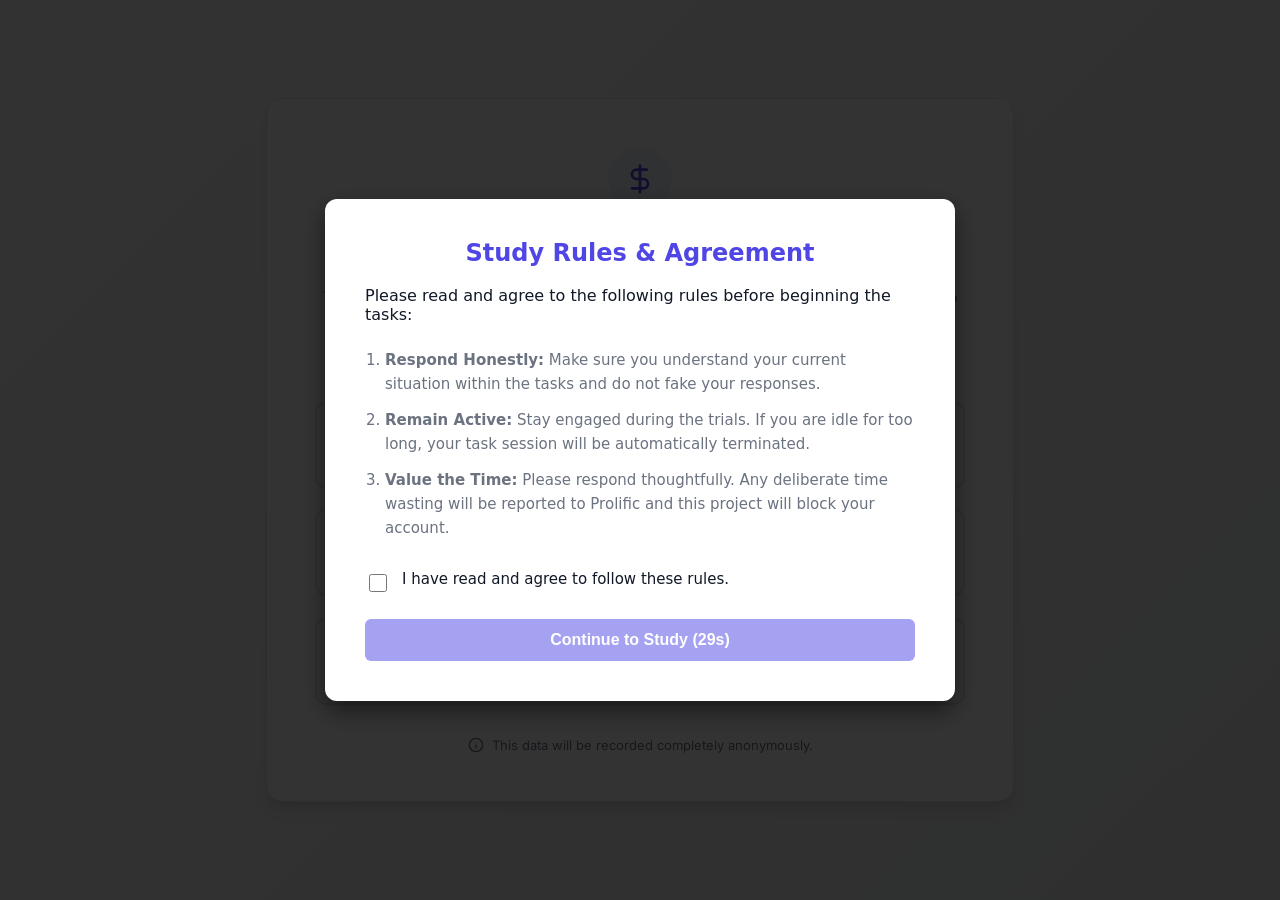
<file: HumanExperiments/HumanExperimentConfig/index.html>
<!doctype html>
<html lang="en">

<head>
    <meta charset="utf-8">
    <title>Risk Attitude Study</title>
    <meta name="viewport" content="width=device-width, initial-scale=1">
    <link href="https://fonts.googleapis.com/css2?family=Inter:wght@400;500;600;700&display=swap" rel="stylesheet">
    <style>
        :root {
            --primary: #4F46E5;
            --primary-hover: #4338CA;
            --secondary: #10B981;
            --secondary-hover: #059669;
            --background: #F3F4F6;
            --surface: #FFFFFF;
            --text-main: #111827;
            --text-muted: #6B7280;
            --border: #E5E7EB;
            --shadow-sm: 0 1px 2px 0 rgba(0, 0, 0, 0.05);
            --shadow-md: 0 4px 6px -1px rgba(0, 0, 0, 0.1), 0 2px 4px -1px rgba(0, 0, 0, 0.06);
            --shadow-lg: 0 10px 15px -3px rgba(0, 0, 0, 0.1), 0 4px 6px -2px rgba(0, 0, 0, 0.05);
            --radius-md: 12px;
            --radius-lg: 16px;
        }

        body {
            font-family: 'Inter', system-ui, -apple-system, sans-serif;
            margin: 0;
            color: var(--text-main);
            background: linear-gradient(135deg, #fdfbfb 0%, #ebedee 100%);
            min-height: 100vh;
            display: flex;
            flex-direction: column;
            align-items: center;
            justify-content: center;
            padding: 40px 20px;
            box-sizing: border-box;
        }

        .container {
            max-width: 650px;
            width: 100%;
            background: var(--surface);
            border: 1px solid var(--border);
            border-radius: var(--radius-lg);
            padding: 48px;
            box-shadow: var(--shadow-lg);
            text-align: center;
            animation: fadeIn 0.6s ease-out forwards;
        }

        @keyframes fadeIn {
            from {
                opacity: 0;
                transform: translateY(20px);
            }

            to {
                opacity: 1;
                transform: translateY(0);
            }
        }

        .header-icon {
            width: 64px;
            height: 64px;
            background: #EEF2FF;
            color: var(--primary);
            border-radius: 50%;
            display: flex;
            align-items: center;
            justify-content: center;
            margin: 0 auto 24px;
            font-size: 32px;
        }

        h1 {
            margin: 0 0 16px 0;
            font-size: 28px;
            font-weight: 700;
            letter-spacing: -0.025em;
            color: var(--text-main);
        }

        p.description {
            color: var(--text-muted);
            margin: 0 0 40px 0;
            font-size: 16px;
            line-height: 1.6;
        }

        .task-grid {
            display: grid;
            gap: 20px;
            grid-template-columns: 1fr;
        }

        .task-card {
            display: flex;
            align-items: center;
            justify-content: space-between;
            text-decoration: none;
            background: var(--surface);
            border: 2px solid var(--border);
            padding: 20px 24px;
            border-radius: var(--radius-md);
            transition: all 0.2s cubic-bezier(0.4, 0, 0.2, 1);
            position: relative;
            overflow: hidden;
        }

        .task-card:hover {
            border-color: var(--primary);
            box-shadow: var(--shadow-md);
            transform: translateY(-2px);
        }

        .task-card::before {
            content: '';
            position: absolute;
            top: 0;
            left: 0;
            width: 4px;
            height: 100%;
            background: var(--primary);
            transform: scaleY(0);
            transition: transform 0.2s ease;
            transform-origin: bottom;
        }

        .task-card:hover::before {
            transform: scaleY(1);
        }

        .task-info {
            text-align: left;
        }

        .task-title {
            display: block;
            font-size: 18px;
            font-weight: 600;
            color: var(--text-main);
            margin-bottom: 6px;
        }

        .task-desc {
            display: block;
            font-size: 14px;
            color: var(--text-muted);
        }

        .task-arrow {
            color: var(--primary);
            font-size: 24px;
            font-weight: 700;
            transition: transform 0.2s ease;
        }

        .task-card:hover .task-arrow {
            transform: translateX(4px);
        }

        .task-check {
            width: 28px;
            height: 28px;
            border: 2px solid var(--border);
            border-radius: 50%;
            display: flex;
            align-items: center;
            justify-content: center;
            font-size: 16px;
            flex-shrink: 0;
            transition: all 0.3s ease;
            margin-left: 12px;
        }

        .task-check.done {
            background: #10B981;
            border-color: #10B981;
            color: white;
        }

        .task-check.selected {
            background: var(--primary);
            border-color: var(--primary);
            box-shadow: inset 0 0 0 4px white;
        }

        .task-card.selected {
            border-color: var(--primary);
            background: #EEF2FF;
        }

        .task-card.completed {
            border-color: #10B981;
            background: #F0FDF4;
        }

        .task-card.completed::before {
            background: #10B981;
        }

        #allDoneMsg {
            display: none;
            margin-top: 24px;
            padding: 16px 20px;
            background: #F0FDF4;
            border: 2px solid #10B981;
            border-radius: var(--radius-md);
            color: #065F46;
            font-weight: 600;
            font-size: 15px;
            animation: fadeIn 0.5s ease-out;
        }

        .footer {
            margin-top: 32px;
            font-size: 13px;
            color: var(--text-muted);
            display: flex;
            align-items: center;
            justify-content: center;
            gap: 8px;
        }

        .footer svg {
            width: 16px;
            height: 16px;
        }
    </style>
</head>

<body>
    <!-- Agreement Modal -->
    <div id="agreementModal"
        style="display:none; position:fixed; top:0; left:0; width:100vw; height:100vh; background:rgba(0,0,0,0.8); z-index:99999; align-items:center; justify-content:center;">
        <div
            style="background:white; padding:40px; border-radius:12px; max-width:550px; width:90%; font-family:system-ui, sans-serif; box-shadow:0 10px 25px rgba(0,0,0,0.5); text-align:left;">
            <h2 style="margin-top:0; color:var(--primary); font-size:24px; text-align:center;">Study Rules & Agreement
            </h2>
            <p style="font-size:16px; margin-bottom:24px; color:var(--text-main);">Please read and agree to the
                following rules before beginning the tasks:</p>
            <ol
                style="font-size:15px; line-height:1.6; color:var(--text-muted); padding-left:20px; margin-bottom:30px;">
                <li style="margin-bottom:12px;"><strong>Respond Honestly:</strong> Make sure you understand your current
                    situation within the tasks and do not fake your responses.</li>
                <li style="margin-bottom:12px;"><strong>Remain Active:</strong> Stay engaged during the trials. If you
                    are idle for too long, your task session will be automatically terminated.</li>
                <li style="margin-bottom:12px;"><strong>Value the Time:</strong> Please respond thoughtfully. Any
                    deliberate time wasting will be reported to Prolific and this project will block your account.</li>
            </ol>
            <div style="margin-bottom:24px; display:flex; align-items:flex-start; gap:12px;">
                <input type="checkbox" id="agreeCheck" style="margin-top:4px; width:18px; height:18px; cursor:pointer;">
                <label for="agreeCheck"
                    style="font-size:15px; color:var(--text-main); cursor:pointer; font-weight:500;">I have read and
                    agree to follow these rules.</label>
            </div>
            <div style="display:flex; justify-content:center; margin-top:12px;">
                <button id="agreeBtn" disabled
                    style="background:var(--primary); color:white; border:none; padding:12px 24px; font-size:16px; border-radius:6px; cursor:not-allowed; font-weight:bold; flex:1; opacity:0.5; transition:all 0.2s;">Continue
                    to Study (30s)</button>
            </div>
        </div>
    </div>
    <div class="container">
        <div class="header-icon">
            <svg xmlns="http://www.w3.org/2000/svg" width="32" height="32" viewBox="0 0 24 24" fill="none"
                stroke="currentColor" stroke-width="2" stroke-linecap="round" stroke-linejoin="round">
                <path d="M12 2v20M17 5H9.5a3.5 3.5 0 0 0 0 7h5a3.5 3.5 0 0 1 0 7H6" />
            </svg>
        </div>
        <h1>Risk Attitude Study</h1>
        <p class="description">Thank you for participating! Please select the specific task you have been assigned to
            from the options below. You will be guided through detailed instructions before beginning.</p>

        <div class="task-grid">
            <a href="Experiment_DSB/index.html" class="task-card" id="card-dsb">
                <div class="task-info">
                    <span class="task-title">Drone Navigation Task</span>
                    <span class="task-desc">Navigate a drone through varying environments safely.</span>
                </div>
                <div style="display:flex;align-items:center;gap:8px;">
                    <div class="task-arrow">→</div>
                    <div class="task-check" id="check-dsb"></div>
                </div>
            </a>

            <a href="Experiment_FIP/index.html" class="task-card" id="card-fip">
                <div class="task-info">
                    <span class="task-title">Financial Investment Task</span>
                    <span class="task-desc">Make strategic portfolio allocations over time.</span>
                </div>
                <div style="display:flex;align-items:center;gap:8px;">
                    <div class="task-arrow">→</div>
                    <div class="task-check" id="check-fip"></div>
                </div>
            </a>

            <a href="Experiment_TPB/index.html" class="task-card" id="card-tpb">
                <div class="task-info">
                    <span class="task-title">Emergency Triage Task</span>
                    <span class="task-desc">Prioritize safety and efficiency in emergency scenarios.</span>
                </div>
                <div style="display:flex;align-items:center;gap:8px;">
                    <div class="task-arrow">→</div>
                    <div class="task-check" id="check-tpb"></div>
                </div>
            </a>
        </div>

        <div id="allDoneMsg">
            ✅ All tasks complete! Redirecting to Prolific in <span id="prolificCountdown">3</span>s…
            <br><br>
            <a href="https://app.prolific.com/submissions/complete?cc=CMRMYHFS" style="color:#065F46;">Click here if not
                redirected automatically</a>
        </div>

        <div id="autoRedirectMsg"
            style="display:none; margin-top:24px; text-align:center; color:var(--text-muted); font-size:15px; animation:fadeIn 0.5s ease-out;">
            ⏳ Auto-starting next task in <span id="autoRedirectCountdown"
                style="font-weight:bold; color:var(--primary);">10</span>s...
        </div>

        <div class="footer">
            <svg xmlns="http://www.w3.org/2000/svg" viewBox="0 0 24 24" fill="none" stroke="currentColor"
                stroke-width="2" stroke-linecap="round" stroke-linejoin="round">
                <circle cx="12" cy="12" r="10"></circle>
                <line x1="12" y1="16" x2="12" y2="12"></line>
                <line x1="12" y1="8" x2="12.01" y2="8"></line>
            </svg>
            This data will be recorded completely anonymously.
        </div>
    </div>

    <script src="assets/subject-id.js"></script>
    <script>
        (function () {
            // Agreement Modal Logic
            if (!sessionStorage.getItem('agreed_to_rules')) {
                const modal = document.getElementById('agreementModal');
                const check = document.getElementById('agreeCheck');
                const btnAgree = document.getElementById('agreeBtn');

                modal.style.display = 'flex';

                check.addEventListener('change', (e) => {
                    if (e.target.checked) {
                        btnAgree.disabled = false;
                        btnAgree.style.opacity = '1';
                        btnAgree.style.cursor = 'pointer';
                    } else {
                        btnAgree.disabled = true;
                        btnAgree.style.opacity = '0.5';
                        btnAgree.style.cursor = 'not-allowed';
                    }
                });

                let agreeTimer;
                let agreeTime = 30;

                const proceed = () => {
                    clearInterval(agreeTimer);
                    sessionStorage.setItem('agreed_to_rules', 'true');
                    modal.style.display = 'none';
                    if (typeof startAutoRedirect !== 'undefined' && startAutoRedirect && firstIncomplete) {
                        startAutoRedirect(firstIncomplete);
                    }
                };

                btnAgree.addEventListener('click', proceed);

                agreeTimer = setInterval(() => {
                    agreeTime--;
                    if (agreeTime <= 0) {
                        clearInterval(agreeTimer);
                        proceed();
                    } else {
                        btnAgree.innerText = `Continue to Study (${agreeTime}s)`;
                    }
                }, 1000);
            }

            const WEBHOOK_URL = "https://script.google.com/macros/s/AKfycbzyZHP0KBEsq0hnyFrE8sWIVuZFFHIbhvngklXmiAojQa_y6ZYbiL9bjZQmGJXV2yXK/exec";

            const tasks = [
                { key: 'task_complete_dsb', cardId: 'card-dsb', checkId: 'check-dsb', href: 'Experiment_DSB/index.html' },
                { key: 'task_complete_fip', cardId: 'card-fip', checkId: 'check-fip', href: 'Experiment_FIP/index.html' },
                { key: 'task_complete_tpb', cardId: 'card-tpb', checkId: 'check-tpb', href: 'Experiment_TPB/index.html' },
            ];

            let allDone = true;
            let firstIncomplete = null;
            tasks.forEach(({ key, cardId, checkId, href }) => {
                const done = localStorage.getItem(key) === 'true';
                if (done) {
                    const card = document.getElementById(cardId);
                    const check = document.getElementById(checkId);
                    if (card) card.classList.add('completed');
                    if (check) { check.classList.add('done'); check.textContent = '✓'; }
                } else {
                    allDone = false;
                    if (!firstIncomplete) firstIncomplete = { cardId, href };
                }
            });

            if (allDone) {
                // All three experiments done — package and submit unified data
                const banner = document.getElementById('allDoneMsg');
                if (banner) {
                    banner.style.display = 'block';
                    banner.innerHTML = '⏳ All tasks complete! Submitting data…';
                }

                // Build unified payload
                const subjectId = window.SUBJECT_ID || localStorage.getItem('subject_id') || 'unknown';
                let dsbData = null, fipData = null, tpbData = null;
                try { dsbData = JSON.parse(localStorage.getItem('experiment_data_dsb') || 'null'); } catch (e) { }
                try { fipData = JSON.parse(localStorage.getItem('experiment_data_fip') || 'null'); } catch (e) { }
                try { tpbData = JSON.parse(localStorage.getItem('experiment_data_tpb') || 'null'); } catch (e) { }

                const payload = {
                    experimentId: "ALL",
                    subjectId: subjectId,
                    timestamp: new Date().toLocaleString() + ' ' + Intl.DateTimeFormat().resolvedOptions().timeZone,
                    dsb: dsbData ? JSON.stringify(dsbData) : null,
                    fip: fipData ? JSON.stringify(fipData) : null,
                    tpb: tpbData ? JSON.stringify(tpbData) : null
                };

                fetch(WEBHOOK_URL, {
                    method: "POST",
                    mode: "no-cors",
                    headers: { "Content-Type": "text/plain;charset=utf-8" },
                    body: JSON.stringify(payload)
                }).then(() => {
                    // Mark as fully submitted so next visit resets
                    localStorage.setItem('all_submitted', 'true');

                    if (banner) {
                        banner.innerHTML = '✅ All tasks complete! Redirecting to Prolific in <span id="prolificCountdown">3</span>s…<br><br><a href="https://app.prolific.com/submissions/complete?cc=CMRMYHFS" style="color:#065F46;">Click here if not redirected automatically</a>';
                    }
                    let sec = 3;
                    const countdownEl = document.getElementById('prolificCountdown');
                    const timer = setInterval(() => {
                        sec--;
                        if (countdownEl) countdownEl.textContent = sec;
                        if (sec <= 0) {
                            clearInterval(timer);
                            window.location.href = 'https://app.prolific.com/submissions/complete?cc=CMRMYHFS';
                        }
                    }, 1000);
                }).catch((err) => {
                    console.error('Unified submission failed:', err);
                    if (banner) {
                        banner.innerHTML = '⚠️ Data submission failed. Please <a href="https://app.prolific.com/submissions/complete?cc=CMRMYHFS" style="color:#065F46;">click here</a> to finish.';
                        banner.style.background = '#FEF2F2';
                        banner.style.borderColor = '#EF4444';
                        banner.style.color = '#991B1B';
                    }
                    // Still mark as submitted to prevent re-run
                    localStorage.setItem('all_submitted', 'true');
                });
            } else if (firstIncomplete) {
                if (sessionStorage.getItem('agreed_to_rules')) {
                    startAutoRedirect(firstIncomplete);
                }
            }

            // Define auto-redirect function
            function startAutoRedirect(target) {
                if (window.autoRedirectTimerActive) return;
                window.autoRedirectTimerActive = true;

                const autoMsg = document.getElementById('autoRedirectMsg');
                const countdownSpan = document.getElementById('autoRedirectCountdown');
                if (autoMsg) autoMsg.style.display = 'block';

                // Highlight the target card and make it look selected
                const targetCard = document.getElementById(target.cardId);
                const targetCheck = document.getElementById(target.checkId);

                if (targetCard) targetCard.classList.add('selected');
                if (targetCheck) targetCheck.classList.add('selected');

                let sec = 10;
                if (countdownSpan) countdownSpan.textContent = sec;
                const timer = setInterval(() => {
                    sec--;
                    if (countdownSpan) countdownSpan.textContent = sec;
                    if (sec <= 0) {
                        clearInterval(timer);
                        window.location.href = target.href;
                    }
                }, 1000);
            }
        })();
    </script>
</body>

</html>
</file>
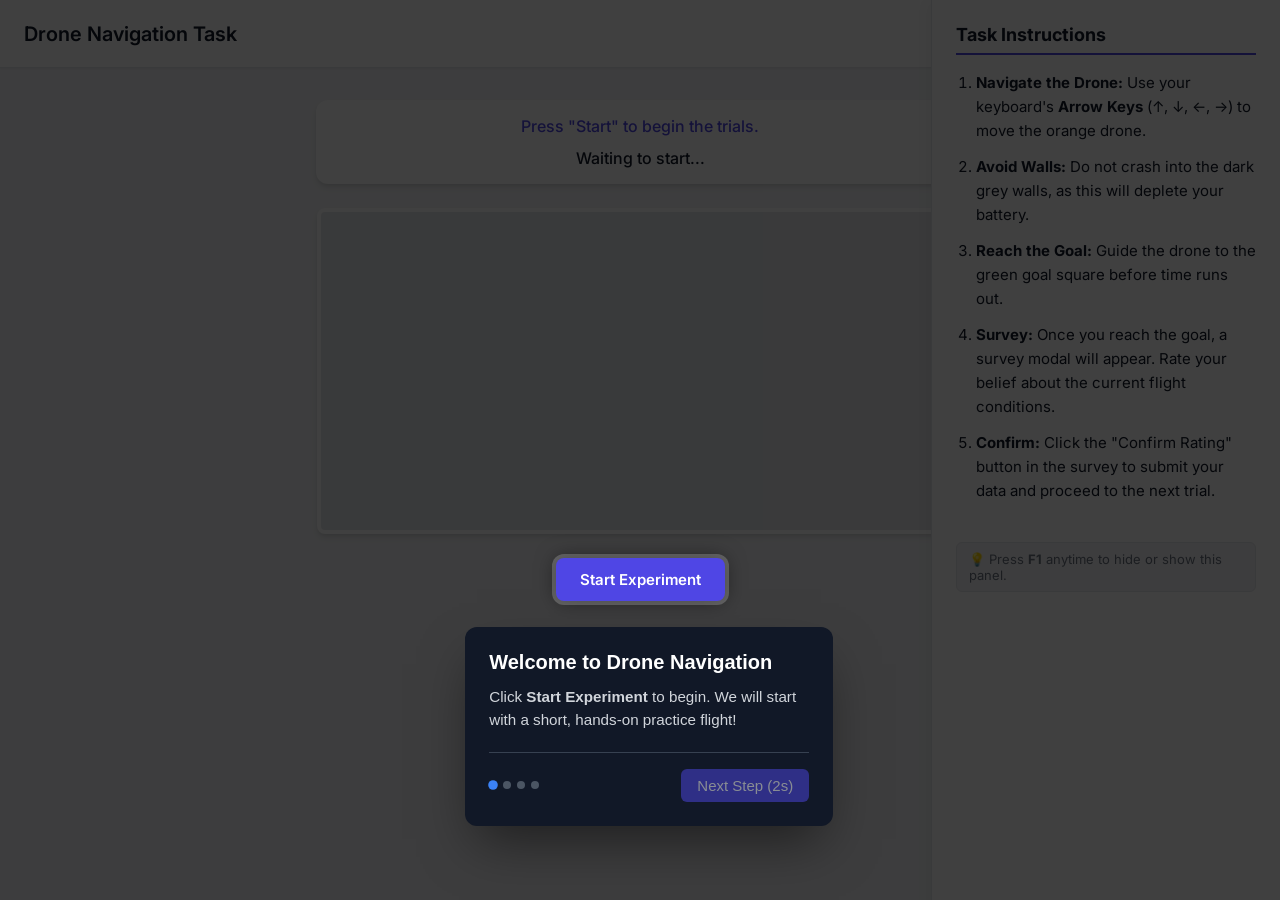
<file: HumanExperiments/HumanExperimentConfig/Experiment_DSB/index.html>
<!doctype html>
<html lang="en">

<head>
  <meta charset="utf-8">
  <title>Drone Navigation Task</title>
  <meta name="viewport" content="width=device-width,initial-scale=1">
  <link href="https://fonts.googleapis.com/css2?family=Inter:wght@400;500;600;700&display=swap" rel="stylesheet">
  <link rel="stylesheet" href="../assets/tour.css">
  <style>
    :root {
      --primary: #4F46E5;
      --primary-hover: #4338CA;
      --success: #10B981;
      --warning: #F59E0B;
      --danger: #EF4444;
      --background: #F3F4F6;
      --surface: #FFFFFF;
      --text-main: #111827;
      --text-muted: #6B7280;
      --border: #E5E7EB;
      --wall: #374151;
      --drone: #FBBF24;
      --start: #DBEAFE;
      --goal: #D1FAE5;
      --radius: 12px;
      --shadow: 0 4px 6px -1px rgba(0, 0, 0, 0.1), 0 2px 4px -1px rgba(0, 0, 0, 0.06);
    }

    body {
      font-family: 'Inter', system-ui, -apple-system, sans-serif;
      margin: 0;
      padding: 0;
      background: var(--background);
      color: var(--text-main);
      display: flex;
      flex-direction: column;
      min-height: 100vh;
    }

    header {
      padding: 16px 24px;
      background: var(--surface);
      border-bottom: 1px solid var(--border);
      display: flex;
      justify-content: space-between;
      align-items: center;
      box-shadow: 0 1px 2px rgba(0, 0, 0, 0.05);
    }

    header h1 {
      margin: 0;
      font-size: 20px;
      font-weight: 600;
      color: var(--text-main);
    }

    main {
      padding: 32px 20px;
      max-width: 1100px;
      margin: 0 auto;
      flex-grow: 1;
      display: flex;
      flex-direction: column;
      align-items: center;
    }

    #hud-container {
      background: var(--surface);
      padding: 16px 24px;
      border-radius: var(--radius);
      box-shadow: var(--shadow);
      margin-bottom: 24px;
      display: flex;
      flex-direction: column;
      align-items: center;
      gap: 12px;
      width: 100%;
      max-width: 600px;
    }

    #status {
      font-weight: 500;
      color: var(--primary);
      font-size: 16px;
    }

    #hud {
      display: flex;
      align-items: center;
      gap: 12px;
      font-weight: 500;
    }

    .battery {
      width: 200px;
      height: 16px;
      background: var(--border);
      border-radius: 99px;
      overflow: hidden;
      display: inline-block;
      vertical-align: middle;
      position: relative;
    }

    .battery>div {
      height: 100%;
      background: var(--success);
      width: 100%;
      transition: width 0.3s cubic-bezier(0.4, 0, 0.2, 1), background-color 0.3s ease;
    }

    #grid {
      display: grid;
      gap: 2px;
      background: var(--border);
      border: 4px solid var(--surface);
      border-radius: 8px;
      overflow: hidden;
      box-shadow: var(--shadow);
    }

    .cell {
      background: var(--surface);
      box-sizing: border-box;
      transition: background-color 0.1s;
    }

    @keyframes shake {
      0% {
        transform: translate(1px, 1px) rotate(0deg);
      }

      10% {
        transform: translate(-1px, -2px) rotate(-1deg);
      }

      20% {
        transform: translate(-3px, 0px) rotate(1deg);
      }

      30% {
        transform: translate(3px, 2px) rotate(0deg);
      }

      40% {
        transform: translate(1px, -1px) rotate(1deg);
      }

      50% {
        transform: translate(-1px, 2px) rotate(-1deg);
      }

      60% {
        transform: translate(-3px, 1px) rotate(0deg);
      }

      70% {
        transform: translate(3px, 1px) rotate(-1deg);
      }

      80% {
        transform: translate(-1px, -1px) rotate(1deg);
      }

      90% {
        transform: translate(1px, 2px) rotate(0deg);
      }

      100% {
        transform: translate(1px, -2px) rotate(-1deg);
      }
    }

    .shake {
      animation: shake 0.3s cubic-bezier(.36, .07, .19, .97) both;
      border-color: var(--danger) !important;
    }

    .wall {
      background: var(--wall);
    }

    .start {
      background: var(--start);
    }

    .goal {
      background: var(--goal);
    }

    .agent {
      background: var(--drone);
      border: 3px solid #D97706;
      border-radius: 4px;
      transform: scale(0.9);
      box-shadow: 0 2px 4px rgba(0, 0, 0, 0.2);
    }

    .toolbar {
      display: flex;
      gap: 12px;
      margin-top: 24px;
    }

    button {
      padding: 12px 24px;
      border-radius: 8px;
      border: none;
      font-family: inherit;
      font-weight: 600;
      font-size: 15px;
      cursor: pointer;
      transition: all 0.2s ease;
      display: inline-flex;
      align-items: center;
      justify-content: center;
      gap: 8px;
    }

    .btn-secondary {
      background: var(--surface);
      color: var(--text-main);
      border: 1px solid var(--border);
    }

    .btn-secondary:hover {
      background: #F9FAFB;
      border-color: #D1D5DB;
    }

    .btn-primary {
      background: var(--primary);
      color: white;
      box-shadow: 0 2px 4px rgba(79, 70, 229, 0.3);
    }

    .btn-primary:hover {
      background: var(--primary-hover);
      transform: translateY(-1px);
    }

    .btn-primary:disabled {
      background: var(--text-muted);
      cursor: not-allowed;
      transform: none;
      box-shadow: none;
    }

    /* Modals Overlay */
    .modal-overlay {
      position: fixed;
      inset: 0;
      background: rgba(17, 24, 39, 0.6);
      backdrop-filter: blur(4px);
      display: flex;
      align-items: center;
      justify-content: center;
      z-index: 50;
      opacity: 0;
      visibility: hidden;
      transition: all 0.3s ease;
    }

    .modal-overlay.active {
      opacity: 1;
      visibility: visible;
    }

    .modal-card {
      background: var(--surface);
      width: 90vw;
      max-width: 1400px;
      height: 85vh;
      margin: auto;
      padding: 32px;
      border-radius: var(--radius);
      box-shadow: 0 20px 25px -5px rgba(0, 0, 0, 0.1), 0 10px 10px -5px rgba(0, 0, 0, 0.04);
      transform: translateY(20px);
      transition: transform 0.3s cubic-bezier(0.4, 0, 0.2, 1);
      display: flex;
      flex-direction: column;
    }

    .tutorial-slide {
      flex: 1;
      display: flex;
      flex-direction: column;
    }

    .tutorial-slide>div:last-of-type {
      flex: 1;
    }

    .modal-overlay.active .modal-card {
      transform: translateY(0);
    }

    .modal-card h2 {
      margin: 0 0 16px 0;
      color: var(--text-main);
    }

    .modal-card p {
      color: var(--text-muted);
      line-height: 1.6;
      margin-bottom: 24px;
    }

    /* Survey Slider adjustments */
    .survey-labels {
      display: flex;
      justify-content: space-between;
      font-size: 13px;
      color: var(--text-muted);
      margin-top: -6px;
      margin-bottom: 16px;
    }

    input[type=range] {
      width: 100%;
      margin: 16px 0;
      accent-color: var(--primary);
    }

    /* Controls form hidden by default */
    #controls {
      display: none;
      grid-template-columns: repeat(auto-fit, minmax(250px, 1fr));
      gap: 16px;
      margin: 24px 0;
      width: 100%;
      background: var(--surface);
      padding: 24px;
      border-radius: var(--radius);
      border: 1px solid var(--border);
    }

    .ctl {
      padding: 12px;
      background: var(--background);
      border-radius: 8px;
    }

    .ctl h4 {
      margin: 0 0 12px 0;
      font-size: 14px;
    }

    .rowline {
      display: flex;
      align-items: center;
      gap: 8px;
      margin-bottom: 8px;
      font-size: 13px;
    }

    .val {
      min-width: 40px;
      text-align: right;
      font-family: monospace;
    }

    /* Instruction Side-Panel */
    .instruction-panel {
      position: fixed;
      top: 0;
      right: 0;
      width: 300px;
      height: 100vh;
      background: var(--surface);
      border-left: 1px solid var(--border);
      box-shadow: -4px 0 15px rgba(0, 0, 0, 0.05);
      padding: 24px;
      z-index: 40;
      transition: transform 0.3s cubic-bezier(0.4, 0, 0.2, 1);
      overflow-y: auto;
    }

    .instruction-panel.hidden {
      transform: translateX(100%);
    }

    .instruction-panel h3 {
      margin-top: 0;
      color: var(--text-main);
      font-size: 18px;
      border-bottom: 2px solid var(--primary);
      padding-bottom: 8px;
      margin-bottom: 16px;
    }

    .instruction-panel ol {
      padding-left: 20px;
      color: var(--text-main);
      font-size: 15px;
      line-height: 1.6;
    }

    .instruction-panel li {
      margin-bottom: 12px;
    }

    .instruction-panel .f1-hint {
      display: inline-block;
      margin-top: 24px;
      font-size: 13px;
      color: var(--text-muted);
      background: var(--background);
      padding: 8px 12px;
      border-radius: 6px;
      border: 1px solid var(--border);
    }
  </style>
</head>

<body>
  <!-- Instruction Side-Panel -->
  <div id="instructionPanel" class="instruction-panel">
    <h3>Task Instructions</h3>
    <ol>
      <li><strong>Navigate the Drone:</strong> Use your keyboard's <strong>Arrow Keys</strong> (↑, ↓, ←, →) to move the
        orange drone.</li>
      <li><strong>Avoid Walls:</strong> Do not crash into the dark grey walls, as this will deplete your battery.</li>
      <li><strong>Reach the Goal:</strong> Guide the drone to the green goal square before time runs out.</li>
      <li><strong>Survey:</strong> Once you reach the goal, a survey modal will appear. Rate your belief about the
        current flight conditions.</li>
      <li><strong>Confirm:</strong> Click the "Confirm Rating" button in the survey to submit your data and proceed to
        the next trial.</li>
    </ol>
    <div class="f1-hint">
      💡 Press <strong>F1</strong> anytime to hide or show this panel.
    </div>
  </div>

  <header>
    <h1>Drone Navigation Task</h1>
    <a href="../index.html" style="text-decoration:none;">
      <button class="btn-secondary" style="padding: 8px 16px; font-size: 14px;">Exit</button>
    </a>
  </header>

  <main>
    <div id="hud-container">
      <div id="status">Press "Start" to begin the trials.</div>
      <div id="hud">Waiting to start...</div>
    </div>

    <div id="grid"></div>

    <div class="toolbar">
      <button id="startBtn" class="btn-primary">Start Experiment</button>
      <button id="downloadBtn" class="btn-secondary" style="display:none;">Download Backup (JSON)</button>
    </div>

    <!-- Hidden admin controls -->
    <div id="controls">
      <div class="ctl">
        <h4>Trial & Grid</h4>
        <div class="rowline"><label>Max steps</label><input id="ctl_max_steps" type="range" min="10" max="200" step="5"
            value="100">
          <div class="val"><span id="val_max_steps">100</span></div>
        </div>
        <div class="rowline"><label>Grid columns</label><input id="ctl_cols" type="range" min="12" max="30" step="1"
            value="20">
          <div class="val"><span id="val_cols">20</span></div>
        </div>
        <div class="rowline"><label>Trials/Block</label><input id="ctl_trials" type="number" min="1" max="50" value="5"
            style="width:60px; padding:4px;"></div>
      </div>
      <div class="ctl">
        <h4>Battery</h4>
        <div class="rowline"><label>Drain per step</label><input id="ctl_drain_step" type="range" min="0.5" max="4.0"
            step="0.1" value="1.0">
          <div class="val"><span id="val_drain_step">1.0</span></div>
        </div>
        <div class="rowline"><label>Drain collision</label><input id="ctl_drain_coll" type="range" min="0" max="12"
            step="0.5" value="2.0">
          <div class="val"><span id="val_drain_coll">2.0</span></div>
        </div>
        <div class="rowline"><label>Urgency extra</label><input id="ctl_urgency" type="range" min="0.0" max="2.0"
            step="0.1" value="0.5">
          <div class="val"><span id="val_urgency">0.5</span></div>
        </div>
      </div>
      <div class="ctl">
        <h4>Wind</h4>
        <div class="rowline"><label>Vol (low)</label><input id="ctl_vol_low" type="range" min="0.0" max="0.8"
            step="0.01" value="0.2">
          <div class="val"><span id="val_vol_low">0.2</span></div>
        </div>
        <div class="rowline"><label>Vol (high)</label><input id="ctl_vol_high" type="range" min="0.0" max="0.8"
            step="0.01" value="0.2">
          <div class="val"><span id="val_vol_high">0.2</span></div>
        </div>
        <div class="rowline"><label>Gust rate</label><input id="ctl_gust_rate" type="range" min="0.0" max="0.8"
            step="0.01" value="0.2">
          <div class="val"><span id="val_gust_rate">0.2</span></div>
        </div>
        <div class="rowline"><label>Bias</label><input id="ctl_bias" type="range" min="0.0" max="0.5" step="0.01"
            value="0.2">
          <div class="val"><span id="val_bias">0.2</span></div>
        </div>
      </div>
      <div class="ctl">
        <h4>Map Difficulty</h4>
        <div class="rowline"><label>Dense prob</label><input id="ctl_dense" type="range" min="0.05" max="0.4"
            step="0.01" value="0.2">
          <div class="val"><span id="val_dense">0.2</span></div>
        </div>
        <div class="rowline"><label>Sparse prob</label><input id="ctl_sparse" type="range" min="0.02" max="0.3"
            step="0.01" value="0.2">
          <div class="val"><span id="val_sparse">0.2</span></div>
        </div>
        <div class="rowline"><label>Corr keep</label><input id="ctl_corr_keep" type="range" min="0.00" max="1.0"
            step="0.01" value="0.75">
          <div class="val"><span id="val_corr_keep">0.75</span></div>
        </div>
      </div>
      <div class="ctl">
        <h4>Drift Settings</h4>
        <div class="rowline"><label>Drift Range</label><input id="ctl_drift_range" type="range" min="0" max="5" step="1"
            value="3">
          <div class="val"><span id="val_drift_range">3</span></div>
        </div>
        <div class="rowline"><label>Drift Prob</label><input id="ctl_drift_prob" type="range" min="0.0" max="1.0"
            step="0.05" value="0.3">
          <div class="val"><span id="val_drift_prob">0.3</span></div>
        </div>
      </div>
    </div>
    </div>

    <!-- Survey Modal -->
    <div id="surveyModal" class="modal-overlay">
      <div class="modal-card">
        <div class="tutorial-slide" style="display:flex; flex-direction:column; min-height: 350px;">
          <h2 id="surveyReason" style="font-size: 28px; margin-bottom: 24px; color: var(--primary);">Trial Ended</h2>
          <p style="font-size: 18px; line-height: 1.6; margin-bottom: 32px;">Please rate your belief about the current
            flight conditions. How turbulent or risky did this flight feel?</p>
          <div style="flex:1; display:flex; flex-direction:column; justify-content:center;">
            <input type="range" id="beliefSlider" min="0" max="100" value="50" style="margin-bottom: 24px;">
            <div class="survey-labels"
              style="display:flex; justify-content:space-between; font-size:16px; color:var(--text-muted); margin-bottom: 32px;">
              <span>0% (Safe)</span>
              <span style="font-weight:bold; color:var(--primary); font-size:24px;" id="beliefVal">50</span>
              <span>100% (Turbulent/Risky)</span>
            </div>
            <div id="surveyTimerDisplay"
              style="text-align:center; color:var(--danger); font-weight:bold; font-size:18px;">Time remaining: 10s
            </div>
          </div>
          <div style="text-align:right; margin-top:32px;">
            <button id="okSurvey" class="btn-primary" disabled style="padding: 12px 24px; font-size: 16px;">Confirm
              Rating</button>
          </div>
        </div>
      </div>
    </div>

    <!-- Task Complete Modal -->
    <div id="completeModal" class="modal-overlay">
      <div class="modal-card" style="text-align: center;">
        <div style="font-size: 48px; margin-bottom: 16px;">🏁</div>
        <h2>Experiment Complete!</h2>
        <p>Thank you for completing the Drone Navigation task. Your flight logs have been recorded.</p>
        <div id="saveStatus" style="font-weight:600; color:var(--primary); margin:24px 0;">Saving to database...</div>
        <div id="waitMsg" style="color:var(--text-muted); font-size:14px; margin-top:16px;">
          Please do not close this window until the save is complete.
        </div>
        <a href="../index.html" id="returnBtn" style="text-decoration:none; display:none; margin-top:16px;">
          <button class="btn-secondary">Return to Main Menu</button>
        </a>
        <div id="autoReturnMsg" style="display:none; margin-top:12px; color:var(--text-muted); font-size:14px;"></div>
      </div>
    </div>

  </main>

  <script src="../assets/subject-id.js"></script>
  <script src="../assets/stage-hint.js"></script>
  <script src="../assets/tour.js?v=2.0"></script>
  <script src="./js/config.js"></script>
  <script src="./js/driver_layers_v6.js?v=10.0"></script>
  <script>
    document.addEventListener('keydown', (e) => {
      if (e.key === 'F1') {
        e.preventDefault();
        const panel = document.getElementById('instructionPanel');
        if (panel) {
          panel.classList.toggle('hidden');
        }
      }
    });
  </script>
  <script>
    // Initialize Tour
    document.addEventListener("DOMContentLoaded", () => {
      // The new guided practice tour
      const steps = [
        {
          target: '#startBtn',
          title: 'Welcome to Drone Navigation',
          content: 'Click <b>Start Experiment</b> to begin. We will start with a short, hands-on practice flight!',
          placement: 'bottom',
          onNext: () => {
            const btn = document.getElementById('startBtn');
            if (btn && !btn.disabled) btn.click();
          }
        },
        {
          target: '#grid',
          title: 'Practice Flight: Controls & Collision',
          content: '<b>Move the drone using the Arrow Keys.</b> Every move drains a little battery. <i>Try purposely bumping into a wall</i> (dark squares) to feel the bounce/shake and notice the extra battery drain! (No Next button here, you must crash once to proceed!)',
          placement: 'bottom',
          hideNext: true
        },
        {
          target: '#grid',
          title: 'Practice Flight: Reaching the Goal',
          content: 'Ouch! Collisions drain a lot of battery. Now, I have teleported you near the exit. <b>Fly right into the green goal square!</b>',
          placement: 'bottom',
          hideNext: true
        },
        {
          target: '.survey-labels', // Will point roughly to the slider
          title: 'Trial Feedback',
          content: 'Great flying! At the end of each round, we ask you to rate the risk/turbulence. <b>Please drag the slider now to register your feeling</b> and then click <b>Confirm Rating</b>.',
          placement: 'top',
          hideNext: true
        }
      ];

      const tourTimeout = (window.APP_CONFIG && window.APP_CONFIG.timeout) || {};
      window.dsbTour = new TourGuide(steps, () => {
        console.log("Practice Tour completed");
      }, { autoAdvanceSec: tourTimeout.tour_auto_advance_sec || 15 });
      window.dsbTour.start();
    });

    // Wire slider value labels for controls
    const pairs = [
      ['ctl_max_steps', 'val_max_steps'],
      ['ctl_cols', 'val_cols'],
      ['ctl_drain_step', 'val_drain_step'],
      ['ctl_drain_coll', 'val_drain_coll'],
      ['ctl_urgency', 'val_urgency'],
      ['ctl_vol_low', 'val_vol_low'],
      ['ctl_vol_high', 'val_vol_high'],
      ['ctl_gust_rate', 'val_gust_rate'],
      ['ctl_bias', 'val_bias'],
      ['ctl_dense', 'val_dense'],
      ['ctl_sparse', 'val_sparse'],
      ['ctl_corr_keep', 'val_corr_keep'],
      ['ctl_drift_range', 'val_drift_range'],
      ['ctl_drift_prob', 'val_drift_prob'],
    ];
    pairs.forEach(([i, v]) => {
      const el = document.getElementById(i);
      const out = document.getElementById(v);
      if (el && out) {
        const fmt = (x) => {
          const f = parseFloat(x);
          return Math.abs(f - Math.round(f)) < 1e-6 ? String(Math.round(f)) : String(f);
        };
        el.addEventListener('input', () => out.textContent = fmt(el.value));
        out.textContent = fmt(el.value);
      }
    });
  </script>
</body>

</html>
</file>
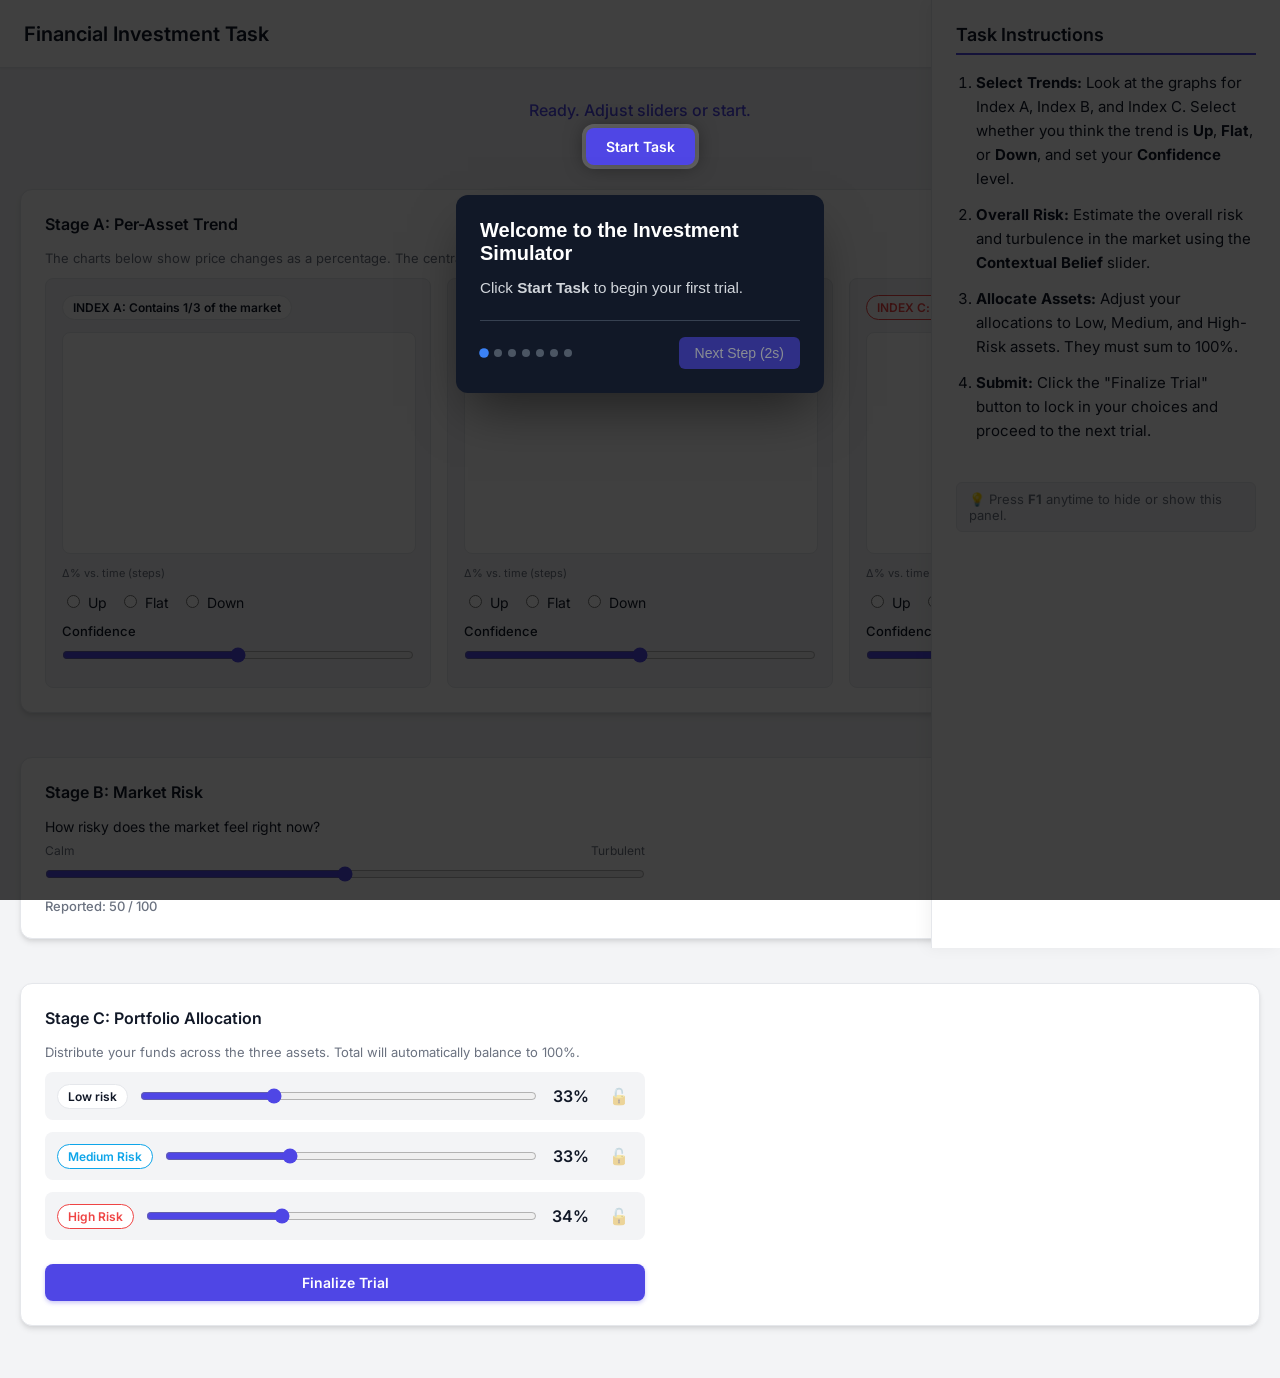
<file: HumanExperiments/HumanExperimentConfig/Experiment_FIP/index.html>
<!doctype html>
<html lang="en">

<head>
  <meta charset="utf-8">
  <title>Financial Investment Task</title>
  <meta name="viewport" content="width=device-width, initial-scale=1">
  <link href="https://fonts.googleapis.com/css2?family=Inter:wght@400;500;600;700&display=swap" rel="stylesheet">
  <link rel="stylesheet" href="../assets/tour.css">
  <style>
    :root {
      --primary: #4F46E5;
      --primary-hover: #4338CA;
      --success: #10B981;
      --warning: #F59E0B;
      --danger: #EF4444;
      --info: #0EA5E9;
      --background: #F3F4F6;
      --surface: #FFFFFF;
      --text-main: #111827;
      --text-muted: #6B7280;
      --border: #E5E7EB;
      --radius: 12px;
      --shadow: 0 4px 6px -1px rgba(0, 0, 0, 0.1), 0 2px 4px -1px rgba(0, 0, 0, 0.06);
    }

    body {
      font-family: 'Inter', system-ui, -apple-system, sans-serif;
      margin: 0;
      color: var(--text-main);
      background: var(--background);
      display: flex;
      flex-direction: column;
      min-height: 100vh;
    }

    header {
      padding: 16px 24px;
      background: var(--surface);
      border-bottom: 1px solid var(--border);
      display: flex;
      justify-content: space-between;
      align-items: center;
      box-shadow: 0 1px 2px rgba(0, 0, 0, 0.05);
    }

    header h1 {
      margin: 0;
      font-size: 20px;
      font-weight: 600;
    }

    main {
      padding: 32px 20px;
      max-width: 1400px;
      margin: 0 auto;
      flex-grow: 1;
    }

    h3 {
      margin: 0 0 16px 0;
      font-size: 16px;
      font-weight: 600;
      color: var(--text-main);
    }

    .row {
      display: flex;
      gap: 20px;
      flex-wrap: wrap;
    }

    .col {
      flex: 1;
      min-width: 300px;
    }

    .card {
      background: var(--surface);
      border: 1px solid var(--border);
      border-radius: var(--radius);
      padding: 24px;
      box-shadow: var(--shadow);
      margin-bottom: 20px;
    }

    #toolbar {
      display: flex;
      gap: 12px;
      justify-content: center;
      margin-bottom: 24px;
    }

    button {
      padding: 10px 20px;
      border-radius: 8px;
      border: none;
      font-family: inherit;
      font-weight: 600;
      font-size: 14px;
      cursor: pointer;
      transition: all 0.2s ease;
    }

    .btn-secondary {
      background: var(--surface);
      color: var(--text-main);
      border: 1px solid var(--border);
    }

    .btn-secondary:hover {
      background: #F9FAFB;
      border-color: #D1D5DB;
    }

    .btn-primary {
      background: var(--primary);
      color: white;
      box-shadow: 0 2px 4px rgba(79, 70, 229, 0.3);
    }

    .btn-primary:hover {
      background: var(--primary-hover);
      transform: translateY(-1px);
    }

    .btn-primary:disabled {
      background: var(--text-muted);
      cursor: not-allowed;
      transform: none;
      box-shadow: none;
    }

    /* Hidden Configuration Controls */
    #controls_panel {
      display: none;
    }

    input[type=range],
    input[type=number] {
      width: 100%;
      accent-color: var(--primary);
      margin: 8px 0;
    }

    .muted {
      color: var(--text-muted);
      font-size: 13px;
    }

    .grid3 {
      display: grid;
      grid-template-columns: repeat(3, 1fr);
      gap: 16px;
    }

    .asset-block {
      background: var(--background);
      padding: 16px;
      border-radius: 8px;
      border: 1px solid var(--border);
    }

    .pill {
      display: inline-block;
      padding: 4px 10px;
      border: 1px solid var(--border);
      border-radius: 999px;
      font-size: 12px;
      font-weight: 600;
      background: var(--surface);
      margin-bottom: 12px;
    }

    .spark-wrap {
      position: relative;
      margin-bottom: 8px;
    }

    .axis-label {
      font-size: 11px;
      color: var(--text-muted);
      margin-bottom: 12px;
    }

    canvas.spark {
      width: 100%;
      height: 220px;
      border: 1px solid var(--border);
      border-radius: 8px;
      background: var(--surface);
    }

    .tickbar {
      position: absolute;
      inset: 0;
      pointer-events: none;
    }

    .radio-row {
      display: flex;
      gap: 12px;
      align-items: center;
      margin-bottom: 12px;
      font-size: 14px;
    }

    .radio-row input {
      margin-right: 4px;
    }

    .alloc {
      display: flex;
      gap: 12px;
      align-items: center;
      margin-bottom: 12px;
      background: var(--background);
      padding: 8px 12px;
      border-radius: 8px;
    }

    .alloc .pill {
      width: 16px;
      text-align: center;
      margin: 0;
    }

    .alloc input[type=range] {
      flex: 1;
    }

    .alloc span[id^="vw"] {
      width: 40px;
      text-align: right;
      font-weight: 600;
    }

    .lock-btn {
      background: none;
      border: none;
      font-size: 16px;
      cursor: pointer;
      padding: 4px;
      margin-left: 4px;
      opacity: 0.4;
      transition: all 0.2s;
    }

    .lock-btn:hover {
      opacity: 0.8;
      transform: scale(1.1);
    }

    .alloc input[type=range]:disabled {
      opacity: 0.5;
      cursor: not-allowed;
    }

    #status {
      text-align: center;
      font-weight: 500;
      color: var(--primary);
      margin-bottom: 8px;
      font-size: 16px;
    }

    #error {
      display: none;
      background: #fee2e2;
      color: #991b1b;
      padding: 12px;
      border-radius: 8px;
      margin-bottom: 16px;
      text-align: center;
    }

    .sep {
      height: 1px;
      background: var(--border);
      margin: 24px 0;
    }

    /* Modal Styling */
    .modal-overlay {
      position: fixed;
      inset: 0;
      background: rgba(17, 24, 39, 0.6);
      backdrop-filter: blur(4px);
      display: flex;
      align-items: center;
      justify-content: center;
      z-index: 50;
      opacity: 0;
      visibility: hidden;
      transition: all 0.3s ease;
    }

    .modal-overlay.active {
      opacity: 1;
      visibility: visible;
    }

    .modal-card {
      background: var(--surface);
      width: 90vw;
      max-width: 1400px;
      height: 85vh;
      margin: auto;
      padding: 32px;
      border-radius: var(--radius);
      box-shadow: 0 20px 25px -5px rgba(0, 0, 0, 0.1), 0 10px 10px -5px rgba(0, 0, 0, 0.04);
      transform: translateY(20px);
      transition: transform 0.3s cubic-bezier(0.4, 0, 0.2, 1);
      display: flex;
      flex-direction: column;
    }

    .tutorial-slide {
      flex: 1;
      display: flex;
      flex-direction: column;
    }

    .tutorial-slide>div:last-of-type {
      flex: 1;
    }

    .modal-overlay.active .modal-card {
      transform: translateY(0);
    }

    .modal-card h2 {
      margin: 0 0 16px 0;
      color: var(--text-main);
    }

    .modal-card p {
      color: var(--text-muted);
      line-height: 1.6;
      margin-bottom: 24px;
    }

    .modal-card ul {
      color: var(--text-muted);
      line-height: 1.6;
      margin-bottom: 24px;
      padding-left: 20px;
    }

    .modal-card li {
      margin-bottom: 8px;
    }

    /* Instruction Side-Panel */
    .instruction-panel {
      position: fixed;
      top: 0;
      right: 0;
      width: 300px;
      height: 100vh;
      background: var(--surface);
      border-left: 1px solid var(--border);
      box-shadow: -4px 0 15px rgba(0, 0, 0, 0.05);
      padding: 24px;
      z-index: 40;
      transition: transform 0.3s cubic-bezier(0.4, 0, 0.2, 1);
      overflow-y: auto;
    }

    .instruction-panel.hidden {
      transform: translateX(100%);
    }

    .instruction-panel h3 {
      margin-top: 0;
      color: var(--text-main);
      font-size: 18px;
      border-bottom: 2px solid var(--primary);
      padding-bottom: 8px;
      margin-bottom: 16px;
    }

    .instruction-panel ol {
      padding-left: 20px;
      color: var(--text-main);
      font-size: 15px;
      line-height: 1.6;
    }

    .instruction-panel li {
      margin-bottom: 12px;
    }

    .instruction-panel .f1-hint {
      display: inline-block;
      margin-top: 24px;
      font-size: 13px;
      color: var(--text-muted);
      background: var(--background);
      padding: 8px 12px;
      border-radius: 6px;
      border: 1px solid var(--border);
    }
  </style>
</head>

<body>
  <!-- Instruction Side-Panel -->
  <div id="instructionPanel" class="instruction-panel">
    <h3>Task Instructions</h3>
    <ol>
      <li><strong>Select Trends:</strong> Look at the graphs for Index A, Index B, and Index C. Select whether you think
        the trend is <strong>Up</strong>, <strong>Flat</strong>, or <strong>Down</strong>, and set your
        <strong>Confidence</strong> level.
      </li>
      <li><strong>Overall Risk:</strong> Estimate the overall risk and turbulence in the market using the
        <strong>Contextual Belief</strong> slider.
      </li>
      <li><strong>Allocate Assets:</strong> Adjust your allocations to Low, Medium, and High-Risk assets. They must sum
        to 100%.</li>
      <li><strong>Submit:</strong> Click the "Finalize Trial" button to lock in your choices and proceed to the next
        trial.</li>
    </ol>
    <div class="f1-hint">
      💡 Press <strong>F1</strong> anytime to hide or show this panel.
    </div>
  </div>

  <header>
    <h1>Financial Investment Task</h1>
    <a href="../index.html" style="text-decoration:none;">
      <button class="btn-secondary" style="padding: 8px 16px;">Exit</button>
    </a>
  </header>

  <main>
    <div id="status">Loading…</div>
    <div id="error"></div>

    <div id="toolbar">
      <button id="startBtn" class="btn-primary" disabled>Start Task</button>
      <button id="downloadBtn" class="btn-secondary" style="display:none;">Download Backup Data</button>
    </div>

    <!-- Hidden admin controls via cheat code -->
    <div class="card" id="controls_panel">
      <h3>Runtime Controls</h3>
      <div class="controls" style="display: grid; grid-template-columns: repeat(3, minmax(260px, 1fr)); gap: 12px;">
        <!-- Retaining all input IDs for JS compatibility -->
        <div class="control" style="border: 1px solid var(--border); padding: 10px;"><label>Trials <span class="muted"
              id="v_trials"></span></label><input id="T_trials" type="range" min="1" max="100" step="1" value="5">
        </div>
        <div class="control" style="border: 1px solid var(--border); padding: 10px;"><label>Window Length (W) <span
              class="muted" id="v_W"></span></label><input id="W_window" type="range" min="40" max="200" step="5"></div>
        <div class="control" style="border: 1px solid var(--border); padding: 10px;"><label>Trend Threshold <span
              class="muted" id="v_thr"></span></label><input id="trend_thresh" type="range" min="0.005" max="0.06"
            step="0.005"></div>
        <div class="control" style="border: 1px solid var(--border); padding: 10px;"><label>Calm→Turb prob <span
              class="muted" id="v_ct"></span></label><input id="p_calm_to_turb" type="range" min="0.02" max="0.40"
            step="0.01"></div>
        <div class="control" style="border: 1px solid var(--border); padding: 10px;"><label>Turb→Calm prob <span
              class="muted" id="v_tc"></span></label><input id="p_turb_to_calm" type="range" min="0.02" max="0.40"
            step="0.01"></div>
        <div class="control" style="border: 1px solid var(--border); padding: 10px;"><label>ρ (calm) <span class="muted"
              id="v_rhoc"></span></label><input id="rho_calm" type="range" min="0.00" max="0.60" step="0.01"></div>
        <div class="control" style="border: 1px solid var(--border); padding: 10px;"><label>ρ (turb) <span class="muted"
              id="v_rhot"></span></label><input id="rho_turb" type="range" min="0.10" max="0.95" step="0.01"></div>
        <div class="control" style="border: 1px solid var(--border); padding: 10px;"><label>σ (calm): L/M/H</label>
          <div class="row" style="gap:5px;"><input id="sigma_calm_L" type="number" step="0.001" min="0.001"><input
              id="sigma_calm_M" type="number" step="0.001" min="0.001"><input id="sigma_calm_H" type="number"
              step="0.001" min="0.001"></div>
        </div>
        <div class="control" style="border: 1px solid var(--border); padding: 10px;"><label>σ (turb): L/M/H</label>
          <div class="row" style="gap:5px;"><input id="sigma_turb_L" type="number" step="0.001" min="0.001"><input
              id="sigma_turb_M" type="number" step="0.001" min="0.001"><input id="sigma_turb_H" type="number"
              step="0.001" min="0.001"></div>
        </div>
      </div>
    </div>

    <!-- Main Experiment Interface -->
    <div style="display: flex; flex-direction: column; gap: 24px; margin-top: 12px;">

      <!-- STAGE A -->
      <div class="card panel">
        <h3>Stage A: Per-Asset Trend</h3>
        <div style="font-size:13px; color:var(--text-muted); margin-bottom:12px;">
          The charts below show price changes as a percentage. The central grey line marks 0% (no change).
        </div>
        <div class="grid3">
          <div class="asset-block">
            <div class="pill">INDEX A: Contains 1/3 of the market</div>
            <div class="spark-wrap">
              <canvas id="cL" class="spark"></canvas>
              <div id="ticksL" class="tickbar"></div>
            </div>
            <div class="axis-label">Δ% vs. time (steps)</div>
            <div class="radio-row">
              <label><input type="radio" name="trendL" value="up"> Up</label>
              <label><input type="radio" name="trendL" value="flat"> Flat</label>
              <label><input type="radio" name="trendL" value="down"> Down</label>
            </div>
            <div style="font-size:13px; font-weight:500;">Confidence <input id="confL" type="range" min="0" max="100"
                value="50"></div>
          </div>
          <div class="asset-block">
            <div class="pill" style="color:var(--info); border-color:var(--info);">INDEX B: contains 1/3 of the
              market
              trend</div>
            <div class="spark-wrap">
              <canvas id="cM" class="spark"></canvas>
              <div id="ticksM" class="tickbar"></div>
            </div>
            <div class="axis-label">Δ% vs. time (steps)</div>
            <div class="radio-row">
              <label><input type="radio" name="trendM" value="up"> Up</label>
              <label><input type="radio" name="trendM" value="flat"> Flat</label>
              <label><input type="radio" name="trendM" value="down"> Down</label>
            </div>
            <div style="font-size:13px; font-weight:500;">Confidence <input id="confM" type="range" min="0" max="100"
                value="50"></div>
          </div>
          <div class="asset-block">
            <div class="pill" style="color:var(--danger); border-color:var(--danger);">INDEX C: contains 1/3 of the
              market trend</div>
            <div class="spark-wrap">
              <canvas id="cH" class="spark"></canvas>
              <div id="ticksH" class="tickbar"></div>
            </div>
            <div class="axis-label">Δ% vs. time (steps)</div>
            <div class="radio-row">
              <label><input type="radio" name="trendH" value="up"> Up</label>
              <label><input type="radio" name="trendH" value="flat"> Flat</label>
              <label><input type="radio" name="trendH" value="down"> Down</label>
            </div>
            <div style="font-size:13px; font-weight:500;">Confidence <input id="confH" type="range" min="0" max="100"
                value="50"></div>
          </div>
        </div>
      </div>

      <!-- STAGE B -->
      <div class="card panel">
        <h3>Stage B: Market Risk</h3>
        <div style="font-size:14px; margin-bottom:8px;">How risky does the market feel right now?</div>
        <div
          style="display:flex; justify-content:space-between; font-size:12px; color:var(--text-muted); max-width: 600px;">
          <span>Calm</span><span>Turbulent</span>
        </div>
        <input style="max-width: 600px;" id="ctxRisk" type="range" min="0" max="100" value="50">
        <div class="muted" id="ctxLabel" style="font-weight:500; margin-top: 8px;">Reported: 50 / 100</div>
      </div>

      <!-- STAGE C -->
      <div class="card panel">
        <h3>Stage C: Portfolio Allocation</h3>
        <div style="font-size:13px; color:var(--text-muted); margin-bottom:12px;">Distribute your funds across the three
          assets. Total will automatically balance to 100%.</div>

        <div style="max-width: 600px;">
          <div class="alloc">
            <div class="pill" style="width: auto;">Low risk</div><input id="wL" type="range" min="0" max="100" step="1"
              value="33"><span id="vwL">33%</span>
            <button id="lockL" class="lock-btn">🔓</button>
          </div>
          <div class="alloc">
            <div class="pill" style="width: auto; color:var(--info); border-color:var(--info);">Medium Risk</div><input
              id="wM" type="range" min="0" max="100" step="1" value="33"><span id="vwM">33%</span>
            <button id="lockM" class="lock-btn">🔓</button>
          </div>
          <div class="alloc">
            <div class="pill" style="width: auto; color:var(--danger); border-color:var(--danger);">High Risk</div>
            <input id="wH" type="range" min="0" max="100" step="1" value="34"><span id="vwH">34%</span>
            <button id="lockH" class="lock-btn">🔓</button>
          </div>
        </div>

        <div style="margin-top:24px;">
          <button id="submitTrial" class="btn-primary" style="width:100%; max-width: 600px;">Finalize Trial</button>
        </div>
      </div>

    </div>
  </main>

  <!-- Task Complete Modal -->
  <div id="completeModal" class="modal-overlay">
    <div class="modal-card" style="text-align: center;">
      <div style="font-size: 48px; margin-bottom: 16px;">💹</div>
      <h2>Session Complete!</h2>
      <p>Thank you for completing the Financial Investment task. Your decisions have been recorded.</p>
      <div id="saveStatus" style="font-weight:600; color:var(--primary); margin:24px 0;">Saving to database...</div>
      <div id="waitMsg" style="color:var(--text-muted); font-size:14px; margin-top:16px;">
        Please do not close this window until the save is complete.
      </div>
      <a href="../index.html" id="returnBtn" style="text-decoration:none; display:none; margin-top:16px;">
        <button class="btn-secondary">Return to Main Menu</button>
      </a>
      <div id="autoReturnMsg" style="display:none; margin-top:12px; color:var(--text-muted); font-size:14px;"></div>
    </div>
  </div>

  <script src="../assets/subject-id.js"></script>
  <script src="../assets/stage-hint.js"></script>
  <script src="../assets/tour.js?v=2.0"></script>
  <script src="./js/config.js"></script>
  <script src="./js/app_v111.js?v=2.0"></script>
  <script>
    document.addEventListener("DOMContentLoaded", () => {
      const steps = [
        {
          target: '#startBtn',
          title: 'Welcome to the Investment Simulator',
          content: 'Click <b>Start Task</b> to begin your first trial.',
          placement: 'bottom',
          onNext: () => {
            const btn = document.getElementById('startBtn');
            if (btn && !btn.disabled) btn.click();
          }
        },
        {
          target: '.asset-block',
          title: 'Stage A: Predict & Set Confidence',
          content: 'Now, select whether you think the price will go <b>Up, Flat, or Down</b> next. Then, drag the <b>Confidence slider</b> to indicate how sure you are. Give both a try now!',
          placement: 'right',
          onNext: () => {
            // If none selected, force select 'Up'
            const inputs = document.querySelectorAll('.radio-row input[type="radio"]');
            let selected = false;
            inputs.forEach(i => { if (i.checked) selected = true; });
            if (!selected && inputs.length > 0) {
              inputs[0].checked = true;
              inputs[0].dispatchEvent(new Event('change'));
              if (typeof evalChoice === 'function') evalChoice(0, 'up');
            }
            // Auto-adjust confidence if untouched
            const el = document.getElementById('confL');
            if (el && el.value == 50) {
              el.value = 75;
              el.dispatchEvent(new Event('input'));
            }
          }
        },
        {
          target: '.grid3',
          title: 'Stage A: Analyze the Charts',
          content: 'Look at the charts here for all three indices. The central grey line marks 0% (no change). The line graphs show the historical trend over time. **Do not forget to make full decisions for all three!**',
          placement: 'right'
        },
        {
          target: '.card.panel:nth-of-type(2)', // Stage B panel
          title: 'Stage B: Assess Market Risk',
          content: 'How turbulent is the overall market? Drag this slider to indicate your assessment.',
          placement: 'top',
          onNext: () => {
            const el = document.getElementById('ctxRisk');
            if (el && el.value == 50) {
              el.value = 65;
              el.dispatchEvent(new Event('input'));
            }
          }
        },
        {
          target: '.card.panel:nth-of-type(3)', // Stage C panel
          title: 'Stage C: Portfolio Allocation',
          content: 'Drag the sliders to adjust your allocations. The percentages will automatically balance to 100%.',
          placement: 'top',
          onNext: () => {
            const el = document.getElementById('wL');
            if (el) {
              // Force a change to demonstrate functionality
              el.value = 50;
              el.dispatchEvent(new Event('input'));
            }
          }
        },
        {
          target: '#lockL',
          title: 'Locking Allocations',
          content: 'Click the <b>Lock</b> icon (🔓) to fix an allocation percentage. This allows you to freely adjust the other two sliders without changing the locked one!',
          placement: 'right',
          onNext: () => {
            // Let's not auto-lock, it might confuse the final submit state
          }
        },
        {
          target: '#submitTrial',
          title: 'Finalize Trial',
          content: 'Once you are satisfied with all your choices, click here to submit your decisions for this round.',
          placement: 'top',
          onNext: () => {
            // We don't auto-submit the trial just to be safe, or we let them click it manually as the tour finishes.
          }
        }
      ];

      const tour = new TourGuide(steps, () => {
        console.log("Tour completed. Reloading to clear automated inputs...");
        // Set flag BEFORE reload so the reloaded page knows to skip tour and auto-start
        sessionStorage.setItem('fip_tour_seen', 'true');
        window.location.reload();
      }, { autoAdvanceSec: 10 });

      // Show tour on first visit; after tour completes and reloads, auto-start experiment
      if (!sessionStorage.getItem('fip_tour_seen')) {
        tour.start();
      } else {
        // Tour was already shown this session — clear the flag for next fresh visit,
        // then auto-click Start Task to begin the real experiment
        sessionStorage.removeItem('fip_tour_seen');
        setTimeout(() => {
          const btn = document.getElementById('startBtn');
          if (btn && !btn.disabled) btn.click();
        }, 500);
      }
    });

    document.addEventListener('keydown', (e) => {
      if (e.key === 'F1') {
        e.preventDefault();
        const panel = document.getElementById('instructionPanel');
        if (panel) {
          panel.classList.toggle('hidden');
        }
      }
    });
  </script>
</body>

</html>
</file>
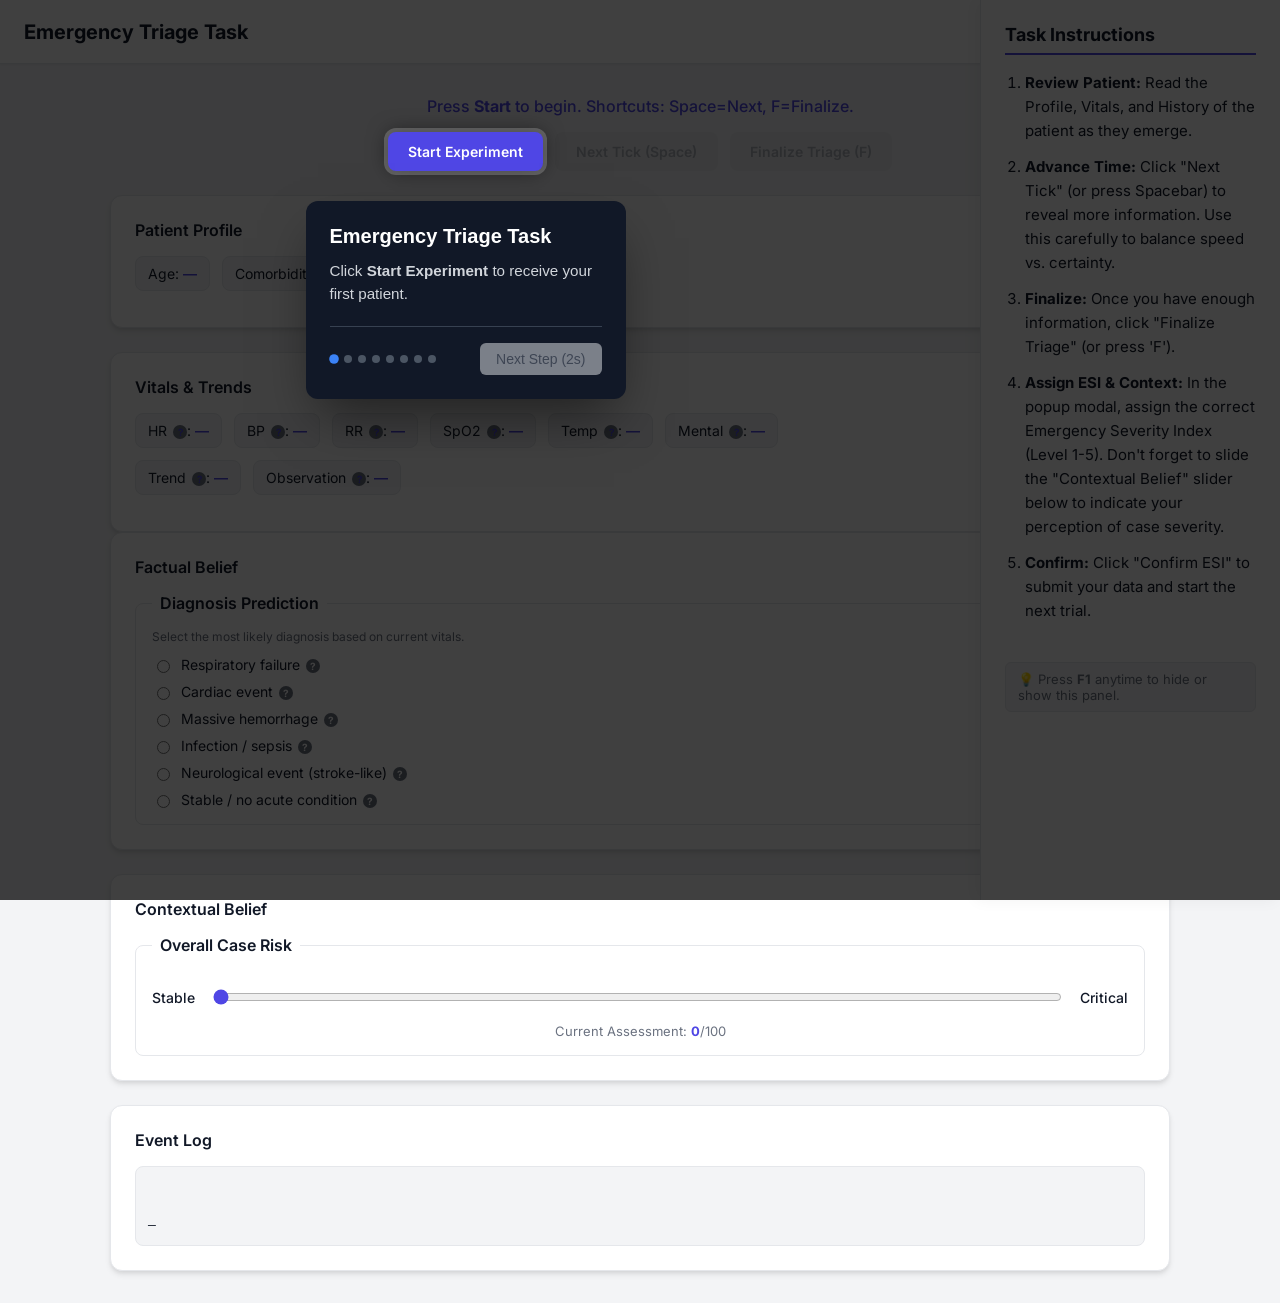
<file: HumanExperiments/HumanExperimentConfig/Experiment_TPB/index.html>
<!doctype html>
<html lang="en">

<head>
  <meta charset="utf-8">
  <title>Emergency Triage Task</title>
  <meta name="viewport" content="width=device-width,initial-scale=1">
  <link href="https://fonts.googleapis.com/css2?family=Inter:wght@400;500;600;700&display=swap" rel="stylesheet">
  <link rel="stylesheet" href="../assets/tour.css">
  <style>
    :root {
      --primary: #4F46E5;
      --primary-hover: #4338CA;
      --success: #10B981;
      --warning: #FBBF24;
      --danger: #EF4444;
      --info: #0EA5E9;
      --background: #F3F4F6;
      --surface: #FFFFFF;
      --text-main: #111827;
      --text-muted: #6B7280;
      --border: #E5E7EB;
      --radius: 12px;
      --shadow: 0 4px 6px -1px rgba(0, 0, 0, 0.1), 0 2px 4px -1px rgba(0, 0, 0, 0.06);
    }

    * {
      box-sizing: border-box;
    }

    body {
      font-family: 'Inter', system-ui, -apple-system, sans-serif;
      margin: 0;
      color: var(--text-main);
      background: var(--background);
      display: flex;
      flex-direction: column;
      min-height: 100vh;
    }

    header {
      padding: 16px 24px;
      background: var(--surface);
      border-bottom: 1px solid var(--border);
      display: flex;
      align-items: center;
      gap: 12px;
      box-shadow: 0 1px 2px rgba(0, 0, 0, 0.05);
    }

    header .title {
      font-weight: 700;
      font-size: 20px;
    }

    main {
      padding: 32px 20px;
      max-width: 1100px;
      margin: 0 auto;
      width: 100%;
      flex-grow: 1;
    }

    #toolbar {
      display: flex;
      gap: 12px;
      justify-content: center;
      margin-bottom: 24px;
      flex-wrap: wrap;
    }

    button {
      padding: 10px 20px;
      border-radius: 8px;
      border: none;
      font-family: inherit;
      font-weight: 600;
      font-size: 14px;
      cursor: pointer;
      transition: all 0.2s ease;
    }

    .btn-secondary {
      background: var(--surface);
      color: var(--text-main);
      border: 1px solid var(--border);
    }

    .btn-secondary:hover {
      background: #F9FAFB;
      border-color: #D1D5DB;
    }

    .btn-primary {
      background: var(--primary);
      color: white;
      box-shadow: 0 2px 4px rgba(79, 70, 229, 0.3);
    }

    .btn-primary:hover {
      background: var(--primary-hover);
      transform: translateY(-1px);
    }

    button:disabled,
    .btn-primary:disabled {
      opacity: 0.5;
      cursor: not-allowed;
      background: var(--border);
      color: var(--text-muted);
      box-shadow: none;
      transform: none;
      border-color: transparent;
    }

    .card {
      background: var(--surface);
      border: 1px solid var(--border);
      border-radius: var(--radius);
      padding: 24px;
      box-shadow: var(--shadow);
    }

    .grid {
      display: grid;
      grid-template-columns: 1fr 1fr;
      gap: 20px;
    }

    @media (max-width: 768px) {
      .grid {
        grid-template-columns: 1fr;
      }
    }

    .panel h3 {
      margin: 0 0 16px 0;
      font-size: 16px;
      font-weight: 600;
    }

    .pill {
      display: inline-block;
      padding: 4px 10px;
      border-radius: 999px;
      background: #EEF2FF;
      color: var(--primary);
      font-size: 12px;
      font-weight: 600;
    }

    .tooltip {
      position: relative;
      display: inline-flex;
      align-items: center;
      justify-content: center;
      width: 14px;
      height: 14px;
      border-radius: 50%;
      background: var(--text-muted);
      color: white;
      font-size: 10px;
      font-weight: bold;
      margin-left: 6px;
      cursor: help;
    }

    .tooltip::after {
      content: attr(data-tip);
      position: absolute;
      bottom: 150%;
      left: 50%;
      transform: translateX(-50%);
      background: #111827;
      color: #fff;
      padding: 8px 12px;
      border-radius: 6px;
      font-size: 12px;
      white-space: pre;
      opacity: 0;
      visibility: hidden;
      transition: 0.2s cubic-bezier(0.4, 0, 0.2, 1);
      z-index: 100;
      line-height: 1.4;
      pointer-events: none;
      box-shadow: 0 4px 6px -1px rgba(0, 0, 0, 0.1);
      font-weight: normal;
    }

    .tooltip:hover::after {
      opacity: 1;
      visibility: visible;
      transform: translateX(-50%) translateY(-4px);
    }

    .kpi {
      display: flex;
      gap: 12px;
      margin-bottom: 12px;
      flex-wrap: wrap;
    }

    .kpi div {
      background: var(--background);
      border: 1px solid var(--border);
      border-radius: 8px;
      padding: 8px 12px;
      font-size: 14px;
    }

    .kpi b,
    .kpi span {
      font-weight: 600;
      color: var(--primary);
    }

    .muted {
      color: var(--text-muted);
      font-size: 13px;
    }

    #status {
      text-align: center;
      font-weight: 500;
      color: var(--primary);
      margin-bottom: 16px;
      font-size: 16px;
    }

    #log {
      font-family: ui-monospace, SFMono-Regular, Consolas, monospace;
      color: var(--text-main);
      background: var(--background);
      border: 1px solid var(--border);
      border-radius: 8px;
      padding: 12px;
      font-size: 13px;
      white-space: pre-wrap;
      min-height: 80px;
      max-height: 250px;
      overflow-y: auto;
      display: flex;
      flex-direction: column-reverse;
    }

    fieldset {
      border: 1px solid var(--border);
      border-radius: 8px;
      padding: 16px;
      margin: 0;
    }

    legend {
      font-weight: 600;
      color: var(--text-main);
      padding: 0 8px;
    }

    .dx-list {
      display: grid;
      grid-template-columns: 1fr;
      gap: 10px;
      margin-top: 12px;
      font-size: 14px;
    }

    .dx-list label {
      display: flex;
      align-items: center;
      gap: 8px;
      cursor: pointer;
    }

    .slider-wrap {
      display: flex;
      align-items: center;
      gap: 16px;
      margin: 16px 0;
      font-weight: 500;
      font-size: 14px;
    }

    input[type=range] {
      width: 100%;
      accent-color: var(--primary);
    }

    select,
    input[type=number],
    textarea {
      width: 100%;
      padding: 10px;
      border: 1px solid var(--border);
      border-radius: 8px;
      font-family: inherit;
    }

    .hint {
      font-size: 12px;
      color: var(--text-muted);
      margin-top: 8px;
    }

    .banner {
      background: #FFFBEB;
      border: 1px solid #FDE68A;
      color: #92400E;
      padding: 12px;
      border-radius: 8px;
      margin-bottom: 16px;
      font-size: 14px;
      font-weight: 500;
    }

    /* Modal Styling */
    .modal-overlay {
      position: fixed;
      inset: 0;
      background: rgba(17, 24, 39, 0.6);
      backdrop-filter: blur(4px);
      display: flex;
      align-items: center;
      justify-content: center;
      z-index: 50;
      opacity: 0;
      visibility: hidden;
      transition: all 0.3s ease;
    }

    .modal-overlay.active {
      opacity: 1;
      visibility: visible;
    }

    .modal-card {
      background: var(--surface);
      width: 90vw;
      max-width: 1400px;
      height: 85vh;
      margin: auto;
      padding: 32px;
      border-radius: var(--radius);
      box-shadow: 0 20px 25px -5px rgba(0, 0, 0, 0.1), 0 10px 10px -5px rgba(0, 0, 0, 0.04);
      transform: translateY(20px);
      transition: transform 0.3s cubic-bezier(0.4, 0, 0.2, 1);
      display: flex;
      flex-direction: column;
    }

    .tutorial-slide {
      flex: 1;
      display: flex;
      flex-direction: column;
    }

    .tutorial-slide>div:last-of-type {
      flex: 1;
    }

    .modal-overlay.active .modal-card {
      transform: translateY(0);
    }

    .modal-card h2,
    .modal-card h3 {
      margin: 0 0 16px 0;
      color: var(--text-main);
    }

    .modal-card p {
      color: var(--text-muted);
      line-height: 1.6;
      margin-bottom: 24px;
    }

    /* Instruction Side-Panel */
    .instruction-panel {
      position: fixed;
      top: 0;
      right: 0;
      width: 300px;
      height: 100vh;
      background: var(--surface);
      border-left: 1px solid var(--border);
      box-shadow: -4px 0 15px rgba(0, 0, 0, 0.05);
      padding: 24px;
      z-index: 40;
      transition: transform 0.3s cubic-bezier(0.4, 0, 0.2, 1);
      overflow-y: auto;
    }

    .instruction-panel.hidden {
      transform: translateX(100%);
    }

    .instruction-panel h3 {
      margin-top: 0;
      color: var(--text-main);
      font-size: 18px;
      border-bottom: 2px solid var(--primary);
      padding-bottom: 8px;
      margin-bottom: 16px;
    }

    .instruction-panel ol {
      padding-left: 20px;
      color: var(--text-main);
      font-size: 15px;
      line-height: 1.6;
    }

    .instruction-panel li {
      margin-bottom: 12px;
    }

    .instruction-panel .f1-hint {
      display: inline-block;
      margin-top: 24px;
      font-size: 13px;
      color: var(--text-muted);
      background: var(--background);
      padding: 8px 12px;
      border-radius: 6px;
      border: 1px solid var(--border);
    }
  </style>
</head>

<body>
  <!-- Instruction Side-Panel -->
  <div id="instructionPanel" class="instruction-panel">
    <h3>Task Instructions</h3>
    <ol>
      <li><strong>Review Patient:</strong> Read the Profile, Vitals, and History of the patient as they emerge.</li>
      <li><strong>Advance Time:</strong> Click "Next Tick" (or press Spacebar) to reveal more information. Use this
        carefully to balance speed vs. certainty.</li>
      <li><strong>Finalize:</strong> Once you have enough information, click "Finalize Triage" (or press 'F').</li>
      <li><strong>Assign ESI & Context:</strong> In the popup modal, assign the correct Emergency Severity Index (Level
        1-5). Don't forget to slide the "Contextual Belief" slider below to indicate your perception of case severity.
      </li>
      <li><strong>Confirm:</strong> Click "Confirm ESI" to submit your data and start the next trial.</li>
    </ol>
    <div class="f1-hint">
      💡 Press <strong>F1</strong> anytime to hide or show this panel.
    </div>
  </div>

  <header>
    <div style="display:flex; align-items:center; gap:16px;">
      <span class="title">Emergency Triage Task</span>
    </div>
    <div style="display:flex; align-items:center; gap:16px; margin-left:auto;">
      <span
        style="background: var(--success); color: white; padding: 6px 12px; border-radius: 999px; font-weight: 600; font-size: 13px;"
        id="progressIndicator">0/0 finished</span>
      <a href="../index.html" style="text-decoration:none;"><button class="btn-secondary"
          style="padding: 6px 16px;">Exit</button></a>
    </div>
  </header>

  <main>
    <div id="status">Press <b>Start</b> to begin. Shortcuts: Space=Next, F=Finalize.</div>

    <div id="toolbar">
      <button id="startBtn" class="btn-primary">Start Experiment</button>
      <button id="advanceBtn" class="btn-secondary" disabled>Next Tick (Space)</button>
      <button id="finalizeBtn" class="btn-primary" disabled>Finalize Triage (F)</button>
      <button id="restartBtn" class="btn-secondary" disabled style="display:none;">Restart Trial (R)</button>
      <button id="downloadBtn" class="btn-secondary" disabled style="display:none;">Download Backup Data</button>
    </div>

    <!-- Hidden Controls -->
    <div class="card" id="controls_panel" style="display:none; margin-bottom: 24px;">
      <h3>Runtime Controls</h3>
      <div style="display:grid; grid-template-columns: repeat(auto-fit, minmax(200px, 1fr)); gap: 16px;">
        <div><label class="muted">Prevalence</label><select id="ctl_prevalence">
            <option>low</option>
            <option>high</option>
          </select></div>
        <div><label class="muted">Measurement noise</label><select id="ctl_noise">
            <option>low</option>
            <option>high</option>
          </select></div>
        <div><label class="muted">Deterioration volatility</label><select id="ctl_vol">
            <option>low</option>
            <option>high</option>
          </select></div>
        <div><label class="muted">Max ticks per case</label><input id="ctl_maxticks" type="number" min="6" max="20"
            value="12"></div>
        <div><label class="muted">Trials per block</label><input id="ctl_trials" type="number" min="1" max="24"
            value="5"></div>
      </div>
    </div>

    <div style="display: flex; flex-direction: column; gap: 24px; margin-bottom: 24px;">
      <div class="card panel">
        <h3>Patient Profile</h3>
        <div class="kpi">
          <div>Age: <b id="Age">—</b></div>
          <div>Comorbidities<span class="tooltip" data-tip="Other diseases the patient already has">?</span>: <b
              id="Comorbid">—</b></div>
          <div>Complaint<span class="tooltip" data-tip="The main reason the patient came to the ER">?</span>: <b
              id="CC">—</b></div>
          <div style="display:none">True Dx: <b id="TrueDx">—</b></div> <!-- Hidden TrueDx to avoid participant bias -->
        </div>
      </div>

      <div id="vitalsAndFactual">
        <div class="card panel">
          <h3>Vitals & Trends <span id="tickLbl" class="pill" style="float:right;"></span></h3>
          <div class="kpi">
            <div>HR<span class="tooltip" data-tip="Heart Rate&#10;Normal: 60-100 bpm">?</span>: <b id="HR">—</b></div>
            <div>BP<span class="tooltip" data-tip="Blood Pressure&#10;Normal: ~120/80 mmHg">?</span>: <b id="BP">—</b>
            </div>
            <div>RR<span class="tooltip" data-tip="Respiratory Rate&#10;Normal: 12-20 breaths/min">?</span>: <b
                id="RR">—</b></div>
            <div>SpO2<span class="tooltip" data-tip="Oxygen Saturation&#10;Normal: 95-100%">?</span>: <b id="SpO2">—</b>
            </div>
            <div>Temp<span class="tooltip" data-tip="Body Temperature&#10;Normal: 36.5-37.5°C">?</span>: <b
                id="Temp">—</b></div>
            <div>Mental<span class="tooltip"
                data-tip="AVPU Scale&#10;A: Alert, V: Verbal&#10;P: Pain, U: Unresponsive">?</span>: <b id="AVPU">—</b>
            </div>
          </div>
          <div class="kpi">
            <div>Trend<span class="tooltip"
                data-tip="How the patient's condition is changing over the short term">?</span>: <span
                id="Trend">—</span>
            </div>
            <div>Observation<span class="tooltip" data-tip="Visual signs or symptoms noticed by the nurse">?</span>:
              <span id="Flags">—</span>
            </div>
          </div>
        </div>

        <div class="card panel">
          <h3>Factual Belief</h3>
          <fieldset>
            <legend>Diagnosis Prediction</legend>
            <div class="hint" style="margin-top:0;">Select the most likely diagnosis based on current vitals.</div>
            <div id="dxList" class="dx-list"></div>
          </fieldset>
        </div>
      </div> <!-- end vitalsAndFactual -->
      <div class="card panel" id="ctxBeliefPanel">
        <h3>Contextual Belief</h3>
        <div class="banner" id="ctxBanner" style="display:none;">Update the risk slider based on recent patient changes.
        </div>
        <fieldset>
          <legend>Overall Case Risk</legend>
          <div class="slider-wrap">
            <span>Stable</span>
            <input id="ctxSlider" type="range" min="0" max="100" value="0">
            <span>Critical</span>
          </div>
          <div class="muted" style="text-align:center;">Current Assessment: <b id="ctxVal"
              style="color:var(--primary);">0</b>/100</div>
        </fieldset>
      </div>
    </div>

    <div class="card panel">
      <h3>Event Log</h3>
      <div id="log">—</div>
    </div>
  </main>

  <!-- ESI Modal -->
  <div id="modalBg" class="modal-overlay"> <!-- Originally used modalBg ID -->
    <div class="modal-card">
      <h3>Assign Final ESI Triage Level</h3>
      <p>Based on the complete case progression, assign an Emergency Severity Index (ESI) level:</p>

      <select id="esiSelect" style="margin-bottom:16px;">
        <option value="1">1 — Immediate life-saving intervention</option>
        <option value="2" selected>2 — High-risk / emergent</option>
        <option value="3">3 — Stable, 2+ resources needed</option>
        <option value="4">4 — Stable, 1 resource needed</option>
        <option value="5">5 — Stable, no resources</option>
      </select>

      <div class="banner" id="ctxReqHint" style="display:none; margin-top:0;">
        Tip: You made very few risk assessments. Consider adjusting the risk slider before confirming.
      </div>

      <div style="display:flex; justify-content:flex-end; gap:12px;">
        <button id="cancelESI" class="btn-secondary">Cancel</button>
        <button id="confirmESI" class="btn-primary">Confirm ESI</button>
      </div>
    </div>
  </div>

  <!-- Task Complete Modal -->
  <div id="completeModal" class="modal-overlay">
    <div class="modal-card" style="text-align: center;">
      <div style="font-size: 48px; margin-bottom: 16px;">🏥</div>
      <h2>Shift Complete!</h2>
      <p>Thank you for completing the Emergency Triage task. Your decisions have been recorded.</p>
      <div id="saveStatus" style="font-weight:600; color:var(--primary); margin:24px 0;">Saving to database...</div>
      <div id="waitMsg" style="color:var(--text-muted); font-size:14px; margin-top:16px;">
        Please do not close this window until the save is complete.
      </div>
      <a href="../index.html" id="returnBtn" style="text-decoration:none; display:none; margin-top:16px;">
        <button class="btn-secondary">Return to Main Menu</button>
      </a>
      <div id="autoReturnMsg" style="display:none; margin-top:12px; color:var(--text-muted); font-size:14px;"></div>
    </div>
  </div>

  <script src="../assets/subject-id.js"></script>
  <script src="../assets/stage-hint.js"></script>
  <script src="../assets/tour.js?v=2.0"></script>
  <script src="./js/config.js"></script>
  <script src="./js/driver_tpb_esi_v2_3.js?v=3.0"></script>
  <script>
    document.addEventListener("DOMContentLoaded", () => {
      const steps = [
        {
          target: '#startBtn',
          title: 'Emergency Triage Task',
          content: 'Click <b>Start Experiment</b> to receive your first patient.',
          placement: 'bottom',
          onNext: () => {
            const btn = document.getElementById('startBtn');
            if (btn && !btn.disabled) btn.click();
          }
        },
        {
          target: '#vitalsAndFactual', // Encompasses the entire Vitals & Trends box
          title: 'Vitals & Trends',
          content: 'Watch the patient\'s Heart Rate, Blood Pressure, and other vitals here. These tell you if the patient is stable or deteriorating.',
          placement: 'bottom'
        },
        {
          target: '#vitalsAndFactual',
          title: 'Examples: How Vitals Match Diseases',
          content: `
            <div id="diseaseExamplesBox" style="width: 550px; background:var(--bg-secondary); padding:20px; border-radius:12px; border:1px solid var(--border); position:relative; min-height: 280px; display:flex; flex-direction:column; box-shadow: 0 10px 30px rgba(0,0,0,0.5);">
              
              <!-- Card 1 -->
              <div class="disease-card" style="display:block; flex:1;">
                <h4 style="margin:0 0 16px 0; color:var(--text-main); font-size:24px;">1/6: Respiratory failure</h4>
                <div style="font-family:monospace; font-size:18px; background:var(--bg-card); padding:16px; border-radius:8px; border:1px solid rgba(255,255,255,0.1); line-height:1.6;">
                  <span style="color:var(--text-muted);">HR:</span> <b style="color:var(--danger);">125</b> &nbsp;|&nbsp; 
                  <span style="color:var(--text-muted);">RR:</span> <b style="color:var(--danger);">32</b> &nbsp;|&nbsp; 
                  <span style="color:var(--text-muted);">SpO2:</span> <b style="color:var(--danger);">88%</b><br>
                  <span style="color:var(--text-muted);">Obs:</span> <b>Cyanosis (blue lips), intercostal retractions</b>
                </div>
                <div style="font-size:18px; color:var(--text-muted); margin-top:12px;">➔ Very high breathing rate (RR&gt;20), dangerously low oxygen (SpO2&lt;90%), cyanosis (blue lips) indicate the lungs are failing.</div>
                <div style="margin-top:16px; padding:10px 14px; background:rgba(16,185,129,0.15); border-left:4px solid var(--success); border-radius:6px; font-size:16px;">
                  <b style="color:var(--success);">Factual Belief Diagnosis:</b> &nbsp; Respiratory failure
                </div>
              </div>

              <!-- Card 2 -->
              <div class="disease-card" style="display:none; flex:1;">
                <h4 style="margin:0 0 16px 0; color:var(--text-main); font-size:24px;">2/6: Cardiac event</h4>
                <div style="font-family:monospace; font-size:18px; background:var(--bg-card); padding:16px; border-radius:8px; border:1px solid rgba(255,255,255,0.1); line-height:1.6;">
                  <span style="color:var(--text-muted);">HR:</span> <b style="color:var(--danger);">130</b> &nbsp;|&nbsp; 
                  <span style="color:var(--text-muted);">BP:</span> <b style="color:var(--danger);">160/100</b> &nbsp;|&nbsp; 
                  <span style="color:var(--text-muted);">RR:</span> <b style="color:var(--warning);">24</b><br>
                  <span style="color:var(--text-muted);">Obs:</span> <b>Diaphoresis (heavy sweating), clutching chest</b>
                </div>
                <div style="font-size:18px; color:var(--text-muted); margin-top:12px;">➔ Elevated HR and BP with classic chest pain signs (sweating, clutching) are hallmarks of a heart attack.</div>
                <div style="margin-top:16px; padding:10px 14px; background:rgba(16,185,129,0.15); border-left:4px solid var(--success); border-radius:6px; font-size:16px;">
                  <b style="color:var(--success);">Factual Belief Diagnosis:</b> &nbsp; Cardiac event
                </div>
              </div>

              <!-- Card 3 -->
              <div class="disease-card" style="display:none; flex:1;">
                <h4 style="margin:0 0 16px 0; color:var(--text-main); font-size:24px;">3/6: Massive hemorrhage</h4>
                <div style="font-family:monospace; font-size:18px; background:var(--bg-card); padding:16px; border-radius:8px; border:1px solid rgba(255,255,255,0.1); line-height:1.6;">
                  <span style="color:var(--text-muted);">HR:</span> <b style="color:var(--danger);">135</b> &nbsp;|&nbsp; 
                  <span style="color:var(--text-muted);">BP:</span> <b style="color:var(--danger);">85/50</b><br>
                  <span style="color:var(--text-muted);">Obs:</span> <b>Pale, cool skin, weak and thready pulse</b>
                </div>
                <div style="font-size:18px; color:var(--text-muted); margin-top:12px;">➔ Tachycardia (HR&gt;120) with crashing Blood Pressure (BP&lt;90 systolic) indicates severe blood volume loss from internal bleeding.</div>
                <div style="margin-top:16px; padding:10px 14px; background:rgba(16,185,129,0.15); border-left:4px solid var(--success); border-radius:6px; font-size:16px;">
                  <b style="color:var(--success);">Factual Belief Diagnosis:</b> &nbsp; Massive hemorrhage
                </div>
              </div>

              <!-- Card 4 -->
              <div class="disease-card" style="display:none; flex:1;">
                <h4 style="margin:0 0 16px 0; color:var(--text-main); font-size:24px;">4/6: Infection / sepsis</h4>
                <div style="font-family:monospace; font-size:18px; background:var(--bg-card); padding:16px; border-radius:8px; border:1px solid rgba(255,255,255,0.1); line-height:1.6;">
                  <span style="color:var(--text-muted);">HR:</span> <b style="color:var(--danger);">120</b> &nbsp;|&nbsp; 
                  <span style="color:var(--text-muted);">Temp:</span> <b style="color:var(--danger);">39.5°C</b> &nbsp;|&nbsp; 
                  <span style="color:var(--text-muted);">RR:</span> <b style="color:var(--warning);">26</b><br>
                  <span style="color:var(--text-muted);">Obs:</span> <b>Flushed skin, rigors (shivering), warm extremities</b>
                </div>
                <div style="font-size:18px; color:var(--text-muted); margin-top:12px;">➔ High fever (&gt;38.3°C) combined with elevated HR and RR points to systemic infection spreading through the blood (sepsis).</div>
                <div style="margin-top:16px; padding:10px 14px; background:rgba(16,185,129,0.15); border-left:4px solid var(--success); border-radius:6px; font-size:16px;">
                  <b style="color:var(--success);">Factual Belief Diagnosis:</b> &nbsp; Infection / sepsis
                </div>
              </div>

              <!-- Card 5 -->
              <div class="disease-card" style="display:none; flex:1;">
                <h4 style="margin:0 0 16px 0; color:var(--text-main); font-size:24px;">5/6: Neurological event (stroke-like)</h4>
                <div style="font-family:monospace; font-size:18px; background:var(--bg-card); padding:16px; border-radius:8px; border:1px solid rgba(255,255,255,0.1); line-height:1.6;">
                  <span style="color:var(--text-muted);">BP:</span> <b style="color:var(--danger);">185/110</b> &nbsp;|&nbsp; 
                  <span style="color:var(--text-muted);">Mental:</span> <b style="color:var(--danger);">V (Verbal)</b><br>
                  <span style="color:var(--text-muted);">Obs:</span> <b>Slurred speech, unilateral facial droop</b>
                </div>
                <div style="font-size:18px; color:var(--text-muted); margin-top:12px;">➔ Severely elevated BP with focal neurological deficits (drooping face, slurred speech) and declining mental response suggest a stroke or brain bleed.</div>
                <div style="margin-top:16px; padding:10px 14px; background:rgba(16,185,129,0.15); border-left:4px solid var(--success); border-radius:6px; font-size:16px;">
                  <b style="color:var(--success);">Factual Belief Diagnosis:</b> &nbsp; Neurological event (stroke-like)
                </div>
              </div>

               <!-- Card 6 -->
              <div class="disease-card" style="display:none; flex:1;">
                <h4 style="margin:0 0 16px 0; color:var(--text-main); font-size:24px;">6/6: Stable / no acute condition</h4>
                <div style="font-family:monospace; font-size:18px; background:var(--bg-card); padding:16px; border-radius:8px; border:1px solid rgba(255,255,255,0.1); line-height:1.6;">
                  <span style="color:var(--text-muted);">HR:</span> <b style="color:var(--success);">75</b> &nbsp;|&nbsp; 
                  <span style="color:var(--text-muted);">BP:</span> <b style="color:var(--success);">120/80</b> &nbsp;|&nbsp; 
                  <span style="color:var(--text-muted);">SpO2:</span> <b style="color:var(--success);">98%</b><br>
                  <span style="color:var(--text-muted);">Obs:</span> <b>Alert, appears comfortable, no distress</b>
                </div>
                <div style="font-size:18px; color:var(--text-muted); margin-top:12px;">➔ All vitals are within normal ranges. The patient's heart rate, blood pressure and oxygen are all green. No immediate threat detected.</div>
                <div style="margin-top:16px; padding:10px 14px; background:rgba(16,185,129,0.15); border-left:4px solid var(--success); border-radius:6px; font-size:16px;">
                  <b style="color:var(--success);">Factual Belief Diagnosis:</b> &nbsp; Stable / no acute condition
                </div>
              </div>

              <!-- Controls -->
              <div style="margin-top: 24px; display:flex; justify-content:space-between; align-items:center;">
                <button id="prevCardBtn" class="btn-primary" style="padding:10px 20px; font-size:16px; background-color:var(--primary); color:#fff; border:none; border-radius:6px; transition:0.3s; opacity:0; pointer-events:none; cursor:not-allowed;">⬅ Previous</button>
                <button id="nextCardBtn" class="btn-primary" style="padding:10px 20px; font-size:16px; background-color:var(--primary); transition:0.3s; opacity:0.5; cursor:not-allowed;" disabled>Wait ...</button>
              </div>
            </div>
          `,
          skipDelay: true,
          placement: 'bottom',
          onShow: (target, tooltip) => {
            // Modify tooltip width itself to be larger to fit the box
            tooltip.style.width = '640px';
            tooltip.style.maxWidth = '90vw';

            // Custom Tab Logic — runs after renderTooltipContent so DOM is ready
            setTimeout(() => {
              // Hide main Next button AFTER it has been re-rendered
              const nextBtn = document.getElementById('tourNextBtn');
              if (nextBtn) {
                nextBtn.style.display = 'none';
              }

              let currentCardIdx = 0;
              const cards = tooltip.querySelectorAll('.disease-card');
              const nextCardBtn = tooltip.querySelector('#nextCardBtn');
              const prevCardBtn = tooltip.querySelector('#prevCardBtn');
              if (!cards.length || !nextCardBtn) return;

              let timer = null;

              const updatePrevBtnVisibility = () => {
                if (currentCardIdx > 0) {
                  prevCardBtn.style.opacity = '1';
                  prevCardBtn.style.pointerEvents = 'auto';
                  prevCardBtn.style.cursor = 'pointer';
                } else {
                  prevCardBtn.style.opacity = '0';
                  prevCardBtn.style.pointerEvents = 'none';
                }
              }

              let autoClickTimer = null;

              const startAutoClickCountdown = () => {
                if (autoClickTimer) clearTimeout(autoClickTimer);
                autoClickTimer = setTimeout(() => {
                  if (!nextCardBtn.disabled) nextCardBtn.click();
                }, 10000);
              };

              const lockNextFor3Seconds = () => {
                nextCardBtn.disabled = true;
                nextCardBtn.style.opacity = '0.5';
                nextCardBtn.style.cursor = 'not-allowed';
                let timeLeft = 3;
                nextCardBtn.innerText = `Reading time... (${timeLeft}s)`;
                if (autoClickTimer) { clearTimeout(autoClickTimer); autoClickTimer = null; }

                timer = setInterval(() => {
                  timeLeft--;
                  if (timeLeft <= 0) {
                    clearInterval(timer);
                    nextCardBtn.disabled = false;
                    nextCardBtn.style.opacity = '1';
                    nextCardBtn.style.cursor = 'pointer';
                    nextCardBtn.innerText = currentCardIdx === cards.length - 1 ? 'Finish Examples' : 'Next Example ➔';
                    startAutoClickCountdown(); // 10s auto-click after lock expires
                  } else {
                    nextCardBtn.innerText = `Reading time... (${timeLeft}s)`;
                  }
                }, 1000);
              };

              lockNextFor3Seconds();

              // Handle Next
              nextCardBtn.addEventListener('click', () => {
                if (nextCardBtn.disabled) return;

                if (currentCardIdx < cards.length - 1) {
                  // Hide current, show next
                  cards[currentCardIdx].style.display = 'none';
                  currentCardIdx++;
                  cards[currentCardIdx].style.display = 'block';
                  updatePrevBtnVisibility();

                  // Re-lock for 3 seconds if we haven't read this specific card
                  if (timer) clearInterval(timer);
                  lockNextFor3Seconds();
                } else {
                  // Finished all cards! 
                  if (autoClickTimer) { clearTimeout(autoClickTimer); autoClickTimer = null; }
                  nextCardBtn.style.display = 'none';
                  prevCardBtn.style.display = 'none';
                  cards[currentCardIdx].innerHTML += '<div style="margin-top:20px; color:var(--success); font-weight:bold; font-size:20px;">✓ All examples completed!</div>';

                  // Unlock main Tour Next Button natively
                  if (nextBtn) {
                    nextBtn.style.display = 'block';
                    nextBtn.disabled = false;
                    nextBtn.style.opacity = '1';
                    nextBtn.style.cursor = 'pointer';
                    nextBtn.innerText = 'Next Step';
                    // Auto-click Next Step after 10s
                    setTimeout(() => { if (nextBtn) nextBtn.click(); }, 10000);
                  }
                }
              });

              // Handle Previous
              if (prevCardBtn) {
                prevCardBtn.addEventListener('click', () => {
                  if (currentCardIdx > 0) {
                    if (timer) clearInterval(timer);

                    if (autoClickTimer) { clearTimeout(autoClickTimer); autoClickTimer = null; }
                    cards[currentCardIdx].style.display = 'none';
                    currentCardIdx--;
                    cards[currentCardIdx].style.display = 'block';

                    updatePrevBtnVisibility();
                    nextCardBtn.disabled = false;
                    nextCardBtn.style.opacity = '1';
                    nextCardBtn.style.cursor = 'pointer';
                    nextCardBtn.innerText = 'Next Example ➔';
                    startAutoClickCountdown(); // Restart 10s auto-click
                  }
                });
              }

            }, 100);
          }
        },
        {
          target: '#vitalsAndFactual', // Factual belief panel
          title: 'Factual Belief: Diagnosis',
          content: 'Hover over the small <b>?</b> icons if you want to learn more about the typical vitals for each disease. Then select the most fitting diagnosis.',
          placement: 'right',
          onNext: () => {
            const items = document.querySelectorAll('input[name="dx"]'); // Usually radio inputs for dx
            // Let's try matching specifically by checking if dxList inputs exist
            const dxInputs = document.querySelectorAll('#dxList input');
            let hasActive = false;
            dxInputs.forEach(i => { if (i.checked) hasActive = true; });

            if (!hasActive && dxInputs.length > 0) {
              dxInputs[0].checked = true;
              dxInputs[0].dispatchEvent(new Event('change'));
            } else if (!hasActive) {
              // Secondary fallback in case the HTML structure uses labels directly
              const labels = document.querySelectorAll('.dx-list label');
              if (labels.length > 0) labels[0].click();
            }
          }
        },
        {
          target: '#advanceBtn',
          title: 'Progress Time',
          content: 'You can click <b>Next Tick</b> or press the <b>Spacebar</b> to advance time and observe how the vitals change. You can start diagnosis whenever you feel you are ready. When the time limit is reached, the button will be disabled — then you must update the Contextual Belief slider before finalizing the ESI.',
          placement: 'bottom',
          onShow: (target, tooltip) => {
            // Monitor if advanceBtn gets disabled by tick cap during tour
            // If user exhausts tick limit, prevent the driver from auto-opening ESI
            // Instead disable the button and let user click Next Step
            const monitor = setInterval(() => {
              const btn = document.getElementById('advanceBtn');
              if (btn && btn.disabled) {
                clearInterval(monitor);
                // Prevent tour tick guard from interfering
                window.tpbAutoTicks = 999;
              }
            }, 300);
            // Store monitor id so we can clear if step exits
            tooltip._tickMonitor = monitor;
          },
          onNext: () => {
            if (typeof window.tpbAutoTicks === 'undefined') window.tpbAutoTicks = 0;
            if (window.tpbAutoTicks < 3) {
              const btn = document.getElementById('advanceBtn');
              if (btn && !btn.disabled) {
                btn.click();
                window.tpbAutoTicks++;
              }
            }
          }
        },
        {
          target: '#ctxBeliefPanel', // Encompasses the entire Contextual Belief box
          title: 'Contextual Belief: Risk',
          content: 'If you feel the patient is getting worse, <b>drag this slider</b> to raise the risk alert level.',
          placement: 'bottom',
          onNext: () => {
            const el = document.getElementById('ctxSlider');
            if (el && el.value == 0) { // Default is 0 in TPB
              el.value = 60;
              el.dispatchEvent(new Event('input'));
            }
          }
        },
        {
          target: '#finalizeBtn',
          title: 'Finalize Triage',
          content: 'Once you are confident, click here or press <b>F</b> to assign the final severity level.',
          placement: 'bottom',
          onNext: () => {
            // Let the next step specifically open the ESI via onShow, so we don't necessarily need to trigger click here.
          }
        },
        {
          target: '#modalBg',
          title: 'ESI Levels',
          content: 'You will assign an Emergency Severity Index. Level 1 is the most urgent (immediate life-saving intervention), and Level 5 is the least urgent (stable, no resources needed). Select a level from the dropdown, then click <b>Confirm ESI</b>.',
          placement: 'bottom',
          onShow: () => {
            // Open modal automatically to show ESI dropdown during tour
            const modal = document.getElementById('modalBg');
            if (modal) modal.classList.add('active');

            // When user clicks Confirm ESI inside the modal, auto-complete the tour
            // so the overlay doesn't stay darkening the screen while awaiting "Start Experiment"
            const confirmBtn = document.getElementById('confirmESI');
            if (confirmBtn) {
              confirmBtn.addEventListener('click', () => {
                setTimeout(() => {
                  const nextBtn = document.getElementById('tourNextBtn');
                  if (nextBtn) nextBtn.click();
                }, 400);
              }, { once: true });
            }
          }
        }
      ];

      const tour = new TourGuide(steps, () => {
        console.log("Tour completed. Reloading to clear automated inputs...");
        // Ensure modal is closed
        const modal = document.getElementById('modalBg');
        if (modal) modal.classList.remove('active');
        // Mark tour as seen so it doesn't loop
        sessionStorage.setItem('tpb_tour_seen', 'true');
        // Reload page to reset states
        window.location.reload();
      }, { autoAdvanceSec: 10 });

      // Show tour on first visit; after tour completes and reloads, auto-start experiment
      if (!sessionStorage.getItem('tpb_tour_seen')) {
        tour.start();
      } else {
        // Tour was already shown this session — clear the flag for next fresh visit,
        // then auto-click Start Task to begin the real experiment
        sessionStorage.removeItem('tpb_tour_seen');
        setTimeout(() => {
          const btn = document.getElementById('startBtn');
          if (btn && !btn.disabled) btn.click();
        }, 500);
      }
    });
    document.getElementById('cancelESI').addEventListener('click', () => {
      document.getElementById('modalBg').classList.remove('active');
    });

    document.addEventListener('keydown', (e) => {
      if (e.key === 'F1') {
        e.preventDefault();
        const panel = document.getElementById('instructionPanel');
        if (panel) {
          panel.classList.toggle('hidden');
        }
      }
    });
  </script>
</body>

</html>
</file>
<file: HumanExperiments/HumanExperimentConfig/assets/tour.css>
/* tour.css */

.tour-overlay {
  position: fixed;
  top: 0;
  left: 0;
  width: 100vw;
  height: 100vh;
  background: rgba(0, 0, 0, 0.75);
  z-index: 9999;
  opacity: 0;
  transition: opacity 0.3s ease;
  pointer-events: auto;
  /* blocks clicks to background */
}

/* Class added to highlight the target element */
.tour-highlight {
  position: relative !important;
  z-index: 10000 !important;
  pointer-events: auto;
  /* allow interactions */
  background: white;
  /* Ensure it pops out, unless it's transparent */
  /* Remove overlay background on the element to ensure visibility */
  border-radius: 8px;
  /* Optional, makes it look nicer */
  box-shadow: 0 0 0 4px rgba(255, 255, 255, 0.2), 0 0 20px rgba(0, 0, 0, 0.5) !important;
  transition: all 0.3s ease;
}

.tour-tooltip {
  position: absolute;
  z-index: 10001;
  background: #111827;
  color: #F9FAFB;
  width: 320px;
  border-radius: 12px;
  box-shadow: 0 25px 50px -12px rgba(0, 0, 0, 0.5);
  padding: 24px;
  opacity: 0;
  transform: translateY(10px) scale(0.95);
  transition: all 0.3s cubic-bezier(0.4, 0, 0.2, 1);
  font-family: -apple-system, BlinkMacSystemFont, "Segoe UI", Roboto, Helvetica, Arial, sans-serif;
}

.tour-tooltip.show {
  opacity: 1;
  transform: translateY(0) scale(1);
}

.tour-tooltip h3 {
  margin: 0 0 12px 0;
  font-size: 1.25rem;
  font-weight: 600;
  color: #fff;
}

.tour-tooltip p,
.tour-tooltip .tour-text-content {
  margin: 0 0 16px 0;
  font-size: 0.95rem;
  line-height: 1.5;
  color: #D1D5DB;
}

.tour-tooltip .tour-media {
  width: 100%;
  border-radius: 8px;
  margin-bottom: 20px;
  background: #1F2937;
  display: flex;
  align-items: center;
  justify-content: center;
  overflow: hidden;
  max-height: 200px;
}

.tour-tooltip .tour-media img {
  max-width: 100%;
  max-height: 100%;
  object-fit: contain;
}

.tour-footer {
  display: flex;
  justify-content: space-between;
  align-items: center;
  margin-top: 20px;
  padding-top: 16px;
  border-top: 1px solid #374151;
}

.tour-dots {
  display: flex;
  gap: 6px;
}

.tour-dot {
  width: 8px;
  height: 8px;
  border-radius: 50%;
  background: #4B5563;
  transition: background 0.3s;
}

.tour-dot.active {
  background: #3B82F6;
  transform: scale(1.2);
}

.tour-next-btn {
  background: #4F46E5;
  color: white;
  border: none;
  padding: 8px 16px;
  border-radius: 6px;
  font-weight: 500;
  cursor: pointer;
  transition: background 0.2s;
}

.tour-next-btn:hover:not(:disabled) {
  background: #4338CA;
}
</file>
